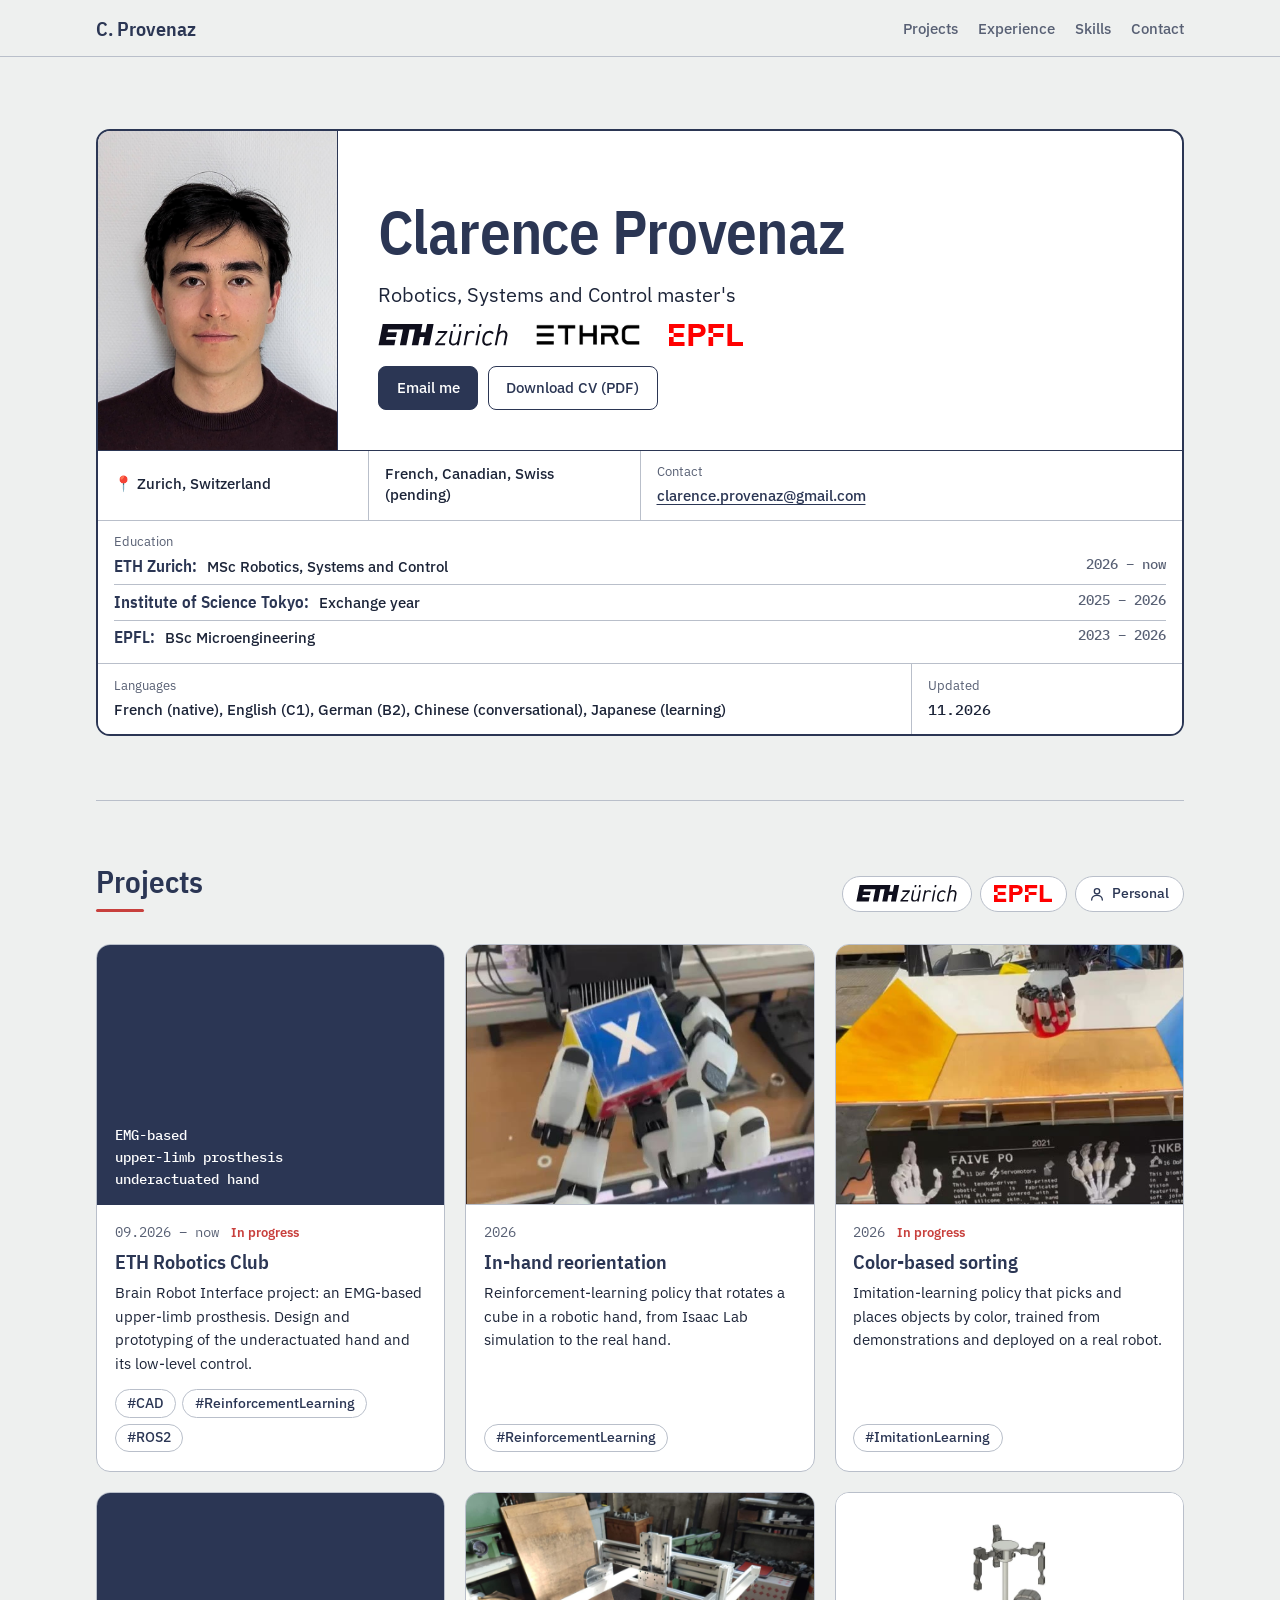
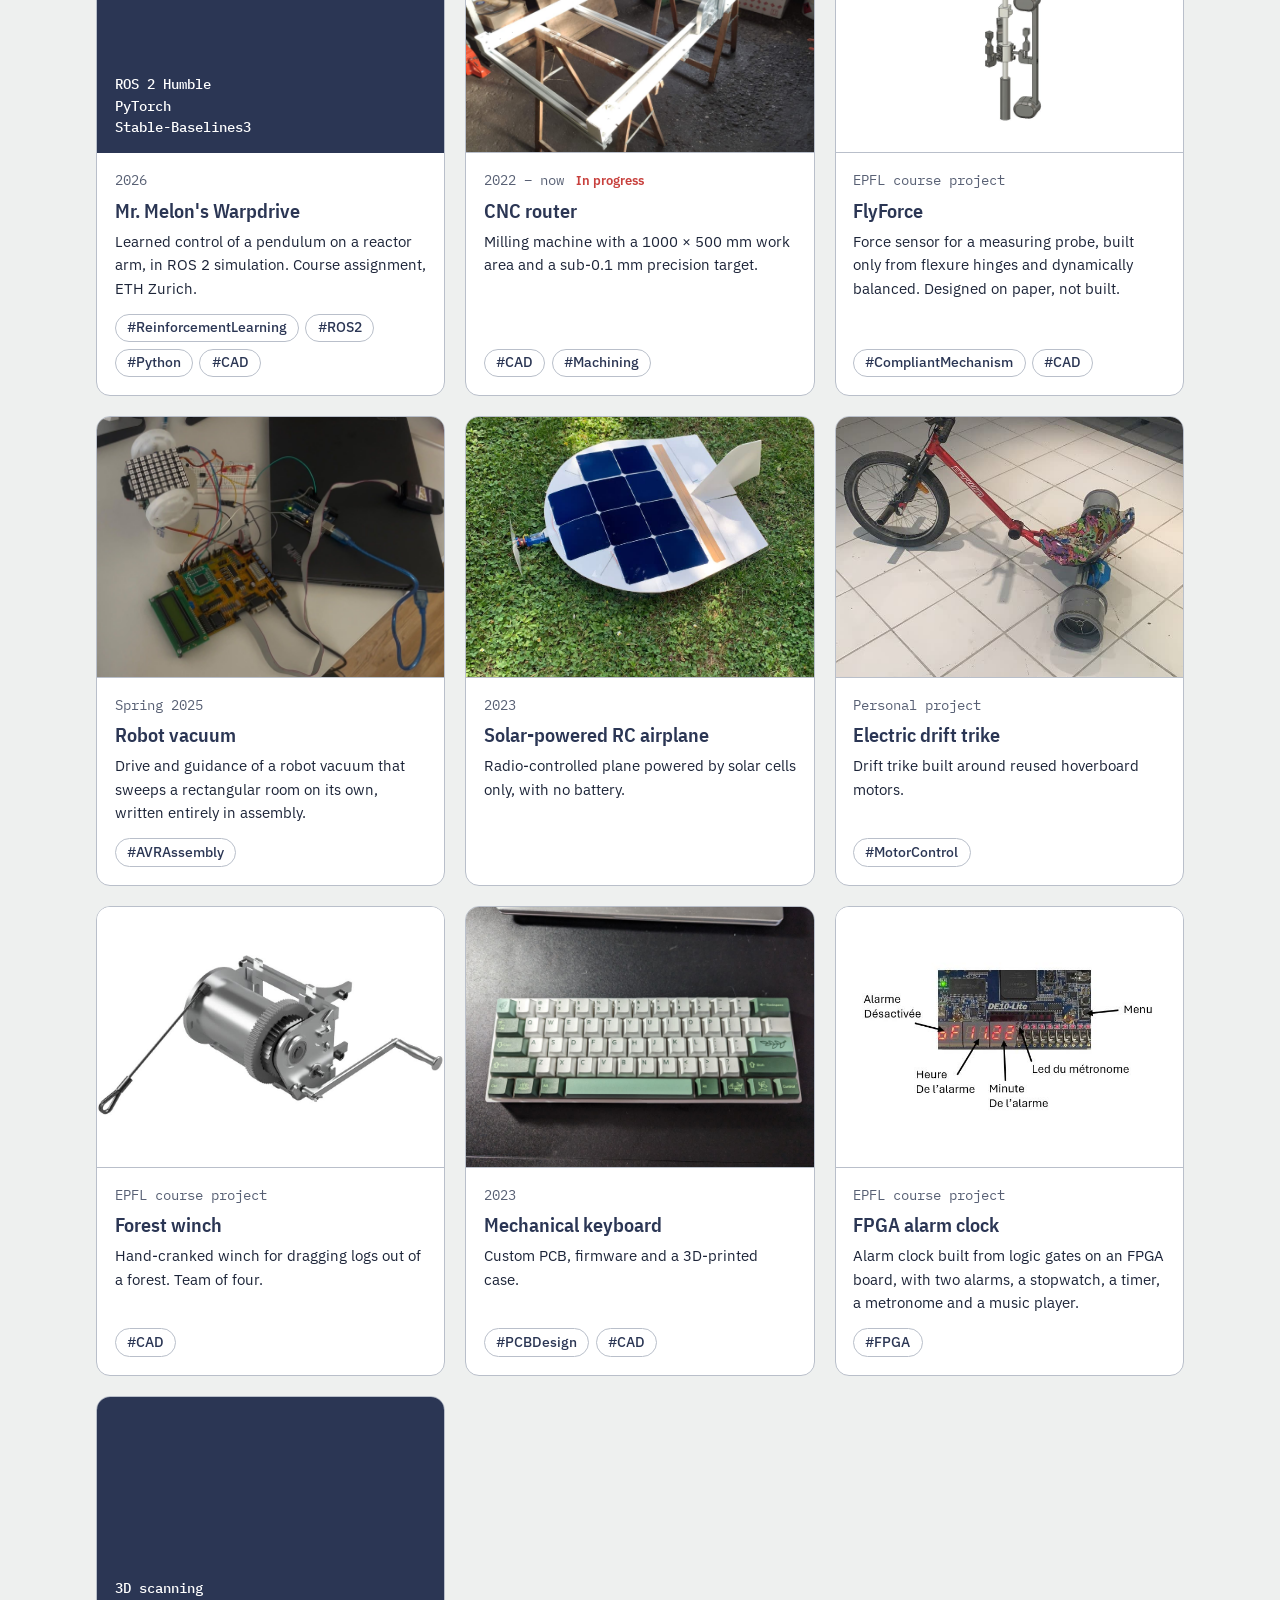
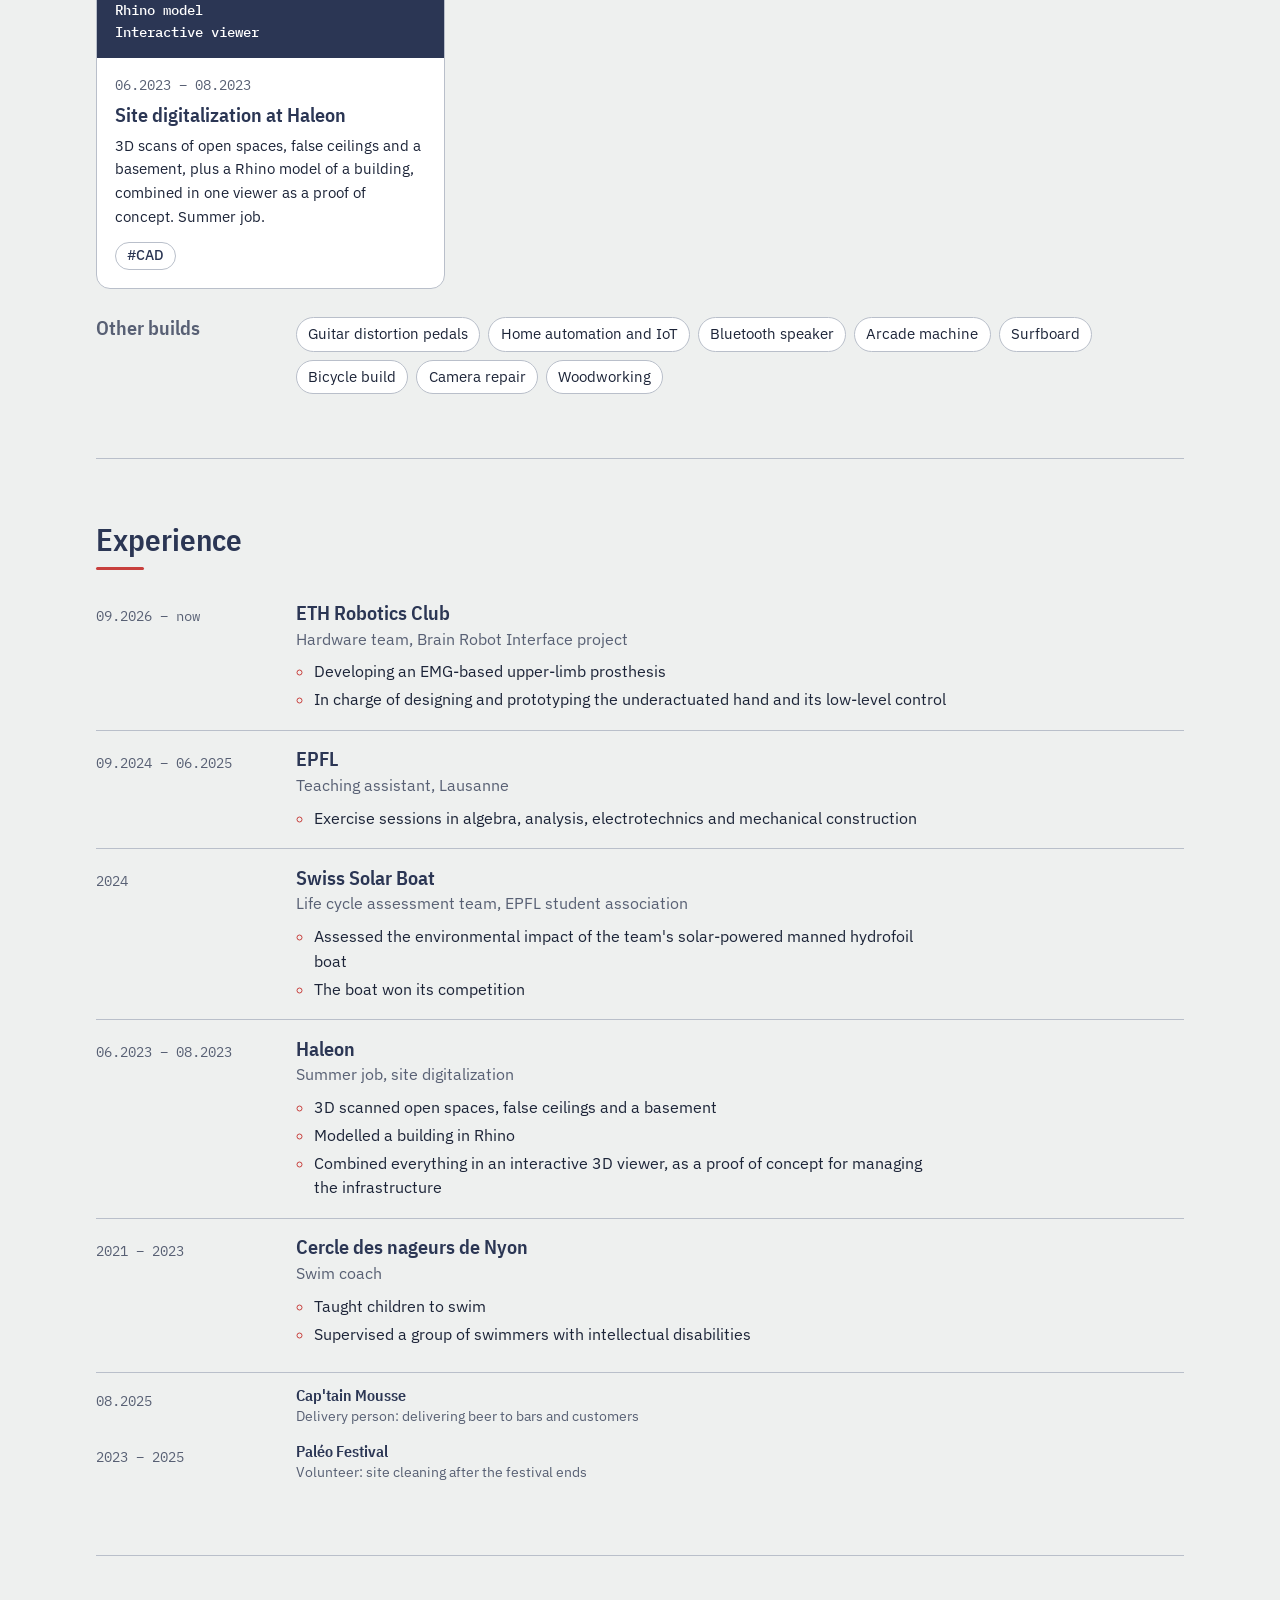
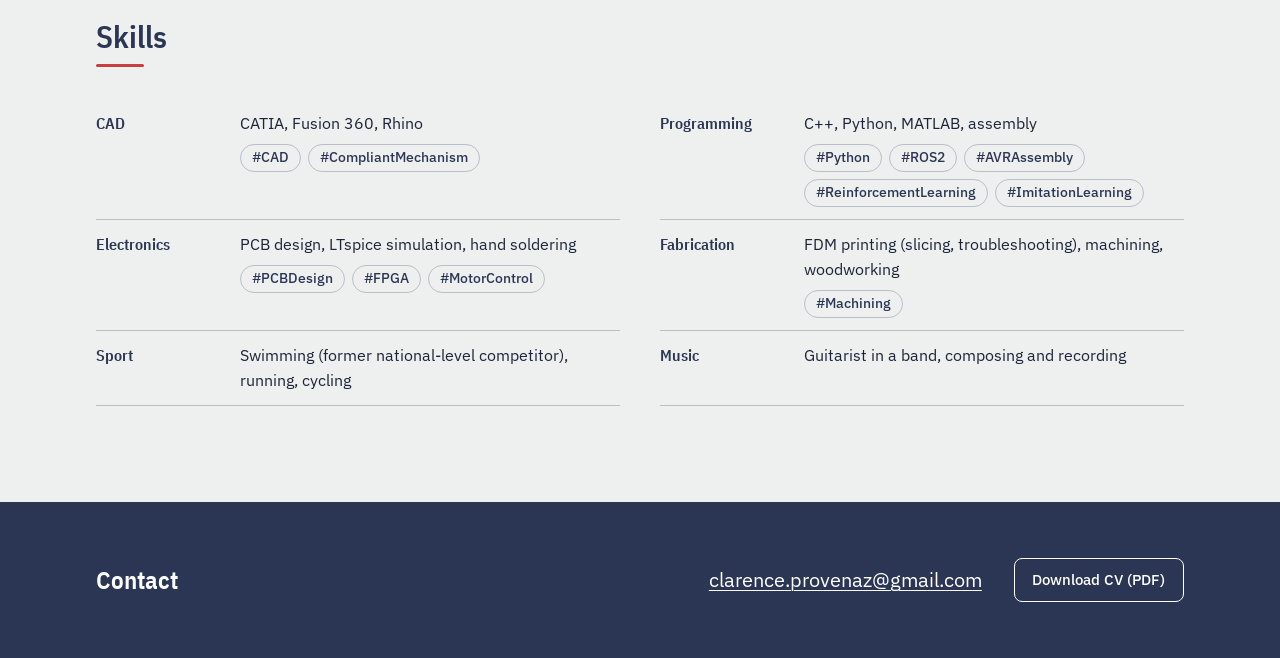
<file: index.html>
<!doctype html>
<html lang="en">
<head>
  <meta charset="utf-8">
  <meta name="viewport" content="width=device-width, initial-scale=1">
  <title>Clarence Provenaz · Microengineering, robotics</title>
  <meta name="description" content="Clarence Provenaz: EPFL microengineering graduate, MSc student in Robotics, Systems and Control at ETH Zurich. Projects, education and experience.">
  <link rel="preconnect" href="https://fonts.googleapis.com">
  <link rel="preconnect" href="https://fonts.gstatic.com" crossorigin>
  <link href="https://fonts.googleapis.com/css2?family=IBM+Plex+Mono:wght@400;500&family=IBM+Plex+Sans+Condensed:wght@500;600&family=IBM+Plex+Sans:wght@400;500;600&display=swap" rel="stylesheet">
  <link rel="stylesheet" href="styles.css?v=54">
</head>
<body>
  <a class="skip" href="#main">Skip to content</a>

  <header class="site-header">
    <div class="wrap header-row">
      <a class="wordmark" href="#top">C. Provenaz</a>
      <nav aria-label="Sections">
        <ul>
          <li><a href="#projects">Projects</a></li>
          <li><a href="#experience">Experience</a></li>
          <li><a href="#skills">Skills</a></li>
          <li><a href="#contact">Contact</a></li>
        </ul>
      </nav>
    </div>
  </header>

  <main id="main">
    <!-- Title block: the page opens like the corner of an engineering drawing -->
    <section class="wrap intro" id="top" aria-labelledby="name">
      <div class="title-block">
        <figure class="tb-photo">
          <img src="assets/photo.jpg" width="900" height="1200" alt="Portrait of Clarence Provenaz">
        </figure>

        <div class="tb-name">
          <h1 id="name">Clarence Provenaz</h1>
          <p class="role">Robotics, Systems and Control master's</p>
          <ul class="affiliations" aria-label="Affiliations">
            <li><img src="assets/logos/eth-zurich.svg" alt="ETH Zurich" width="192" height="32"></li>
            <li><img src="assets/logos/ethrc.png" alt="ETH Robotics Club" width="586" height="120"></li>
            <li><img src="assets/logos/epfl.svg" alt="EPFL" width="182" height="53"></li>
          </ul>
          <div class="actions">
            <a class="btn btn-primary" href="mailto:clarence.provenaz@gmail.com">Email me</a>
            <a class="btn btn-ghost" href="CV.pdf" download>Download CV (PDF)</a>
          </div>
        </div>

        <dl class="tb-fields">
          <div><dt class="visually-hidden">Based in</dt><dd><span aria-hidden="true">📍</span> Zurich, Switzerland</dd></div>
          <div><dt class="visually-hidden">Citizenship</dt><dd>French, Canadian, Swiss (pending)</dd></div>
          <div class="span-2"><dt>Contact</dt><dd><a href="mailto:clarence.provenaz@gmail.com">clarence.provenaz@gmail.com</a></dd></div>
          <div class="span-4"><dt>Education</dt>
            <dd>
              <ul class="edu-rows">
                <li><span class="edu-what"><strong>ETH Zurich:</strong> MSc Robotics, Systems and Control</span><span class="edu-when num">2026 – now</span></li>
                <li><span class="edu-what"><strong>Institute of Science Tokyo:</strong> Exchange year</span><span class="edu-when num">2025 – 2026</span></li>
                <li><span class="edu-what"><strong>EPFL:</strong> BSc Microengineering</span><span class="edu-when num">2023 – 2026</span></li>
              </ul>
            </dd>
          </div>
          <div class="span-3"><dt>Languages</dt><dd>French (native), English (C1), German (B2), Chinese (conversational), Japanese (learning)</dd></div>
          <div><dt>Updated</dt><dd class="num">11.2026</dd></div>
        </dl>
      </div>
    </section>

    <section class="wrap block" id="projects" aria-labelledby="projects-h">
      <div class="projects-head">
        <h2 id="projects-h">Projects</h2>
        <ul class="origins" aria-label="Filter projects by origin">
          <li><button type="button" class="origin" data-origin="eth" data-label="ETH Zurich" aria-pressed="false"><img src="assets/logos/eth-zurich.svg" alt="ETH Zurich" width="192" height="32"></button></li>
          <li><button type="button" class="origin" data-origin="epfl" data-label="EPFL" aria-pressed="false"><img src="assets/logos/epfl.svg" alt="EPFL" width="182" height="53"></button></li>
          <li><button type="button" class="origin" data-origin="personal" data-label="Personal projects" aria-pressed="false"><svg viewBox="0 0 24 24" width="16" height="16" aria-hidden="true" fill="none" stroke="currentColor" stroke-width="2" stroke-linecap="round"><circle cx="12" cy="8" r="4"/><path d="M4 21c0-4.4 3.6-7 8-7s8 2.6 8 7"/></svg>Personal</button></li>
        </ul>
      </div>
      <p class="filter-status" aria-live="polite" hidden>
        <span><span class="filter-prefix">Projects tagged</span> <strong></strong></span>
        <button type="button" class="filter-clear">Show all</button>
      </p>

      <ul class="cards">
        <li class="card" data-origin="eth" data-tags="CAD ReinforcementLearning ROS2">
          <div class="card-img card-plate" aria-hidden="true"><span>EMG-based</span><span>upper-limb prosthesis</span><span>underactuated hand</span></div>
          <div class="card-body">
            <p class="card-meta"><span class="num">09.2026 – now</span><span class="status">In progress</span></p>
            <h3><a class="card-link" href="brain-robot-interface.html">ETH Robotics Club</a></h3>
            <p class="card-sum">Brain Robot Interface project: an EMG-based upper-limb prosthesis. Design and prototyping of the underactuated hand and its low-level control.</p>
            <ul class="tags" aria-label="Skills used">
            <li><button type="button" class="tag" data-tag="CAD">#CAD</button></li>
            <li><button type="button" class="tag" data-tag="ReinforcementLearning">#ReinforcementLearning</button></li>
            <li><button type="button" class="tag" data-tag="ROS2">#ROS2</button></li>
            </ul>
          </div>
        </li>
        <li class="card" data-origin="eth" data-tags="ReinforcementLearning">
          <img class="card-img" src="assets/projects/in-hand-reorientation.jpg" alt="" width="555" height="874" loading="lazy" style="object-position:50% 60%">
          <div class="card-body">
            <p class="card-meta"><span class="num">2026</span></p>
            <h3><a class="card-link" href="in-hand-reorientation.html">In-hand reorientation</a></h3>
            <p class="card-sum">Reinforcement-learning policy that rotates a cube in a robotic hand, from Isaac Lab simulation to the real hand.</p>
            <ul class="tags" aria-label="Skills used">
            <li><button type="button" class="tag" data-tag="ReinforcementLearning">#ReinforcementLearning</button></li>
            </ul>
          </div>
        </li>
        <li class="card" data-origin="eth" data-tags="ImitationLearning">
          <img class="card-img" src="assets/projects/color-based-sorting.jpg" alt="" width="897" height="412" loading="lazy" style="object-position:55% 50%">
          <div class="card-body">
            <p class="card-meta"><span class="num">2026</span><span class="status">In progress</span></p>
            <h3><a class="card-link" href="color-based-sorting.html">Color-based sorting</a></h3>
            <p class="card-sum">Imitation-learning policy that picks and places objects by color, trained from demonstrations and deployed on a real robot.</p>
            <ul class="tags" aria-label="Skills used">
            <li><button type="button" class="tag" data-tag="ImitationLearning">#ImitationLearning</button></li>
            </ul>
          </div>
        </li>
        <li class="card" data-origin="eth" data-tags="ReinforcementLearning ROS2 Python CAD">
          <div class="card-img card-plate" aria-hidden="true"><span>ROS 2 Humble</span><span>PyTorch</span><span>Stable-Baselines3</span></div>
          <div class="card-body">
            <p class="card-meta"><span class="num">2026</span></p>
            <h3><a class="card-link" href="warpdrive.html">Mr. Melon's Warpdrive</a></h3>
            <p class="card-sum">Learned control of a pendulum on a reactor arm, in ROS 2 simulation. Course assignment, ETH Zurich.</p>
            <ul class="tags" aria-label="Skills used">
            <li><button type="button" class="tag" data-tag="ReinforcementLearning">#ReinforcementLearning</button></li>
            <li><button type="button" class="tag" data-tag="ROS2">#ROS2</button></li>
            <li><button type="button" class="tag" data-tag="Python">#Python</button></li>
            <li><button type="button" class="tag" data-tag="CAD">#CAD</button></li>
            </ul>
          </div>
        </li>
        <li class="card" data-origin="personal" data-tags="CAD Machining">
          <img class="card-img" src="assets/projects/cnc-frame.jpg" alt="" width="1600" height="1200" loading="lazy" style="object-position:50% 50%">
          <div class="card-body">
            <p class="card-meta"><span class="num">2022 – now</span><span class="status">In progress</span></p>
            <h3><a class="card-link" href="cnc-router.html">CNC router</a></h3>
            <p class="card-sum">Milling machine with a 1000 × 500 mm work area and a sub-0.1 mm precision target.</p>
            <ul class="tags" aria-label="Skills used">
            <li><button type="button" class="tag" data-tag="CAD">#CAD</button></li>
            <li><button type="button" class="tag" data-tag="Machining">#Machining</button></li>
            </ul>
          </div>
        </li>
        <li class="card" data-origin="epfl" data-tags="CompliantMechanism CAD">
          <img class="card-img" src="assets/projects/flyforce-cover.jpg" alt="" width="1600" height="1000" loading="lazy" style="object-fit:contain;background:#fff">
          <div class="card-body">
            <p class="card-meta"><span class="num">EPFL course project</span></p>
            <h3><a class="card-link" href="flyforce.html">FlyForce</a></h3>
            <p class="card-sum">Force sensor for a measuring probe, built only from flexure hinges and dynamically balanced. Designed on paper, not built.</p>
            <ul class="tags" aria-label="Skills used">
            <li><button type="button" class="tag" data-tag="CompliantMechanism">#CompliantMechanism</button></li>
            <li><button type="button" class="tag" data-tag="CAD">#CAD</button></li>
            </ul>
          </div>
        </li>
        <li class="card" data-origin="epfl" data-tags="AVRAssembly">
          <img class="card-img" src="assets/projects/vacuum-prototype.jpg" alt="" width="1417" height="1206" loading="lazy" style="object-position:50% 50%">
          <div class="card-body">
            <p class="card-meta"><span class="num">Spring 2025</span></p>
            <h3><a class="card-link" href="vacuum-robot.html">Robot vacuum</a></h3>
            <p class="card-sum">Drive and guidance of a robot vacuum that sweeps a rectangular room on its own, written entirely in assembly.</p>
            <ul class="tags" aria-label="Skills used">
            <li><button type="button" class="tag" data-tag="AVRAssembly">#AVRAssembly</button></li>
            </ul>
          </div>
        </li>
        <li class="card" data-origin="personal" data-tags="">
          <img class="card-img" src="assets/projects/solar-plane.jpg" alt="" width="900" height="1200" loading="lazy" style="object-position:50% 55%">
          <div class="card-body">
            <p class="card-meta"><span class="num">2023</span></p>
            <h3><a class="card-link" href="solar-airplane.html">Solar-powered RC airplane</a></h3>
            <p class="card-sum">Radio-controlled plane powered by solar cells only, with no battery.</p>
          </div>
        </li>
        <li class="card" data-origin="personal" data-tags="MotorControl">
          <img class="card-img" src="assets/projects/drift-kart.jpg" alt="" width="675" height="1200" loading="lazy" style="object-position:50% 60%">
          <div class="card-body">
            <p class="card-meta"><span class="num">Personal project</span></p>
            <h3><a class="card-link" href="drift-trike.html">Electric drift trike</a></h3>
            <p class="card-sum">Drift trike built around reused hoverboard motors.</p>
            <ul class="tags" aria-label="Skills used">
            <li><button type="button" class="tag" data-tag="MotorControl">#MotorControl</button></li>
            </ul>
          </div>
        </li>
        <li class="card" data-origin="epfl" data-tags="CAD">
          <img class="card-img" src="assets/projects/forest-winch.jpg" alt="" width="939" height="459" loading="lazy" style="object-fit:contain;background:#fff">
          <div class="card-body">
            <p class="card-meta"><span class="num">EPFL course project</span></p>
            <h3><a class="card-link" href="forest-winch.html">Forest winch</a></h3>
            <p class="card-sum">Hand-cranked winch for dragging logs out of a forest. Team of four.</p>
            <ul class="tags" aria-label="Skills used">
            <li><button type="button" class="tag" data-tag="CAD">#CAD</button></li>
            </ul>
          </div>
        </li>
        <li class="card" data-origin="personal" data-tags="PCBDesign CAD">
          <img class="card-img" src="assets/projects/keyboard.jpg" alt="" width="1600" height="1204" loading="lazy" style="object-position:50% 50%">
          <div class="card-body">
            <p class="card-meta"><span class="num">2023</span></p>
            <h3><a class="card-link" href="mechanical-keyboard.html">Mechanical keyboard</a></h3>
            <p class="card-sum">Custom PCB, firmware and a 3D-printed case.</p>
            <ul class="tags" aria-label="Skills used">
            <li><button type="button" class="tag" data-tag="PCBDesign">#PCBDesign</button></li>
            <li><button type="button" class="tag" data-tag="CAD">#CAD</button></li>
            </ul>
          </div>
        </li>
        <li class="card" data-origin="epfl" data-tags="FPGA">
          <img class="card-img" src="assets/projects/alarm-clock-cover.jpg" alt="" width="640" height="400" loading="lazy" style="object-fit:contain;background:#fff">
          <div class="card-body">
            <p class="card-meta"><span class="num">EPFL course project</span></p>
            <h3><a class="card-link" href="fpga-alarm-clock.html">FPGA alarm clock</a></h3>
            <p class="card-sum">Alarm clock built from logic gates on an FPGA board, with two alarms, a stopwatch, a timer, a metronome and a music player.</p>
            <ul class="tags" aria-label="Skills used">
            <li><button type="button" class="tag" data-tag="FPGA">#FPGA</button></li>
            </ul>
          </div>
        </li>
        <li class="card" data-origin="personal" data-tags="CAD">
          <div class="card-img card-plate" aria-hidden="true"><span>3D scanning</span><span>Rhino model</span><span>Interactive viewer</span></div>
          <div class="card-body">
            <p class="card-meta"><span class="num">06.2023 – 08.2023</span></p>
            <h3><a class="card-link" href="haleon-site-digitalization.html">Site digitalization at Haleon</a></h3>
            <p class="card-sum">3D scans of open spaces, false ceilings and a basement, plus a Rhino model of a building, combined in one viewer as a proof of concept. Summer job.</p>
            <ul class="tags" aria-label="Skills used">
            <li><button type="button" class="tag" data-tag="CAD">#CAD</button></li>
            </ul>
          </div>
        </li>
      </ul>

      <div class="other-builds">
        <h3>Other builds</h3>
        <ul class="build-list">
          <li>Guitar distortion pedals</li>
          <li>Home automation and IoT</li>
          <li>Bluetooth speaker</li>
          <li>Arcade machine</li>
          <li>Surfboard</li>
          <li>Bicycle build</li>
          <li>Camera repair</li>
          <li>Woodworking</li>
        </ul>
      </div>
    </section>

    <section class="wrap block" id="experience" aria-labelledby="experience-h">
      <h2 id="experience-h">Experience</h2>
      <ol class="rows">
        <li>
          <p class="when num">09.2026 – now</p>
          <div>
            <h3>ETH Robotics Club</h3>
            <p class="where">Hardware team, Brain Robot Interface project</p>
            <ul class="facts">
              <li>Developing an EMG-based upper-limb prosthesis</li>
              <li>In charge of designing and prototyping the underactuated hand and its low-level control</li>
            </ul>
          </div>
        </li>
        <li>
          <p class="when num">09.2024 – 06.2025</p>
          <div>
            <h3>EPFL</h3>
            <p class="where">Teaching assistant, Lausanne</p>
            <ul class="facts">
              <li>Exercise sessions in algebra, analysis, electrotechnics and mechanical construction</li>
            </ul>
          </div>
        </li>
        <li>
          <p class="when num">2024</p>
          <div>
            <h3>Swiss Solar Boat</h3>
            <p class="where">Life cycle assessment team, EPFL student association</p>
            <ul class="facts">
              <li>Assessed the environmental impact of the team's solar-powered manned hydrofoil boat</li>
              <li>The boat won its competition</li>
            </ul>
          </div>
        </li>
        <li>
          <p class="when num">06.2023 – 08.2023</p>
          <div>
            <h3>Haleon</h3>
            <p class="where">Summer job, site digitalization</p>
            <ul class="facts">
              <li>3D scanned open spaces, false ceilings and a basement</li>
              <li>Modelled a building in Rhino</li>
              <li>Combined everything in an interactive 3D viewer, as a proof of concept for managing the infrastructure</li>
            </ul>
          </div>
        </li>
        <li>
          <p class="when num">2021 – 2023</p>
          <div>
            <h3>Cercle des nageurs de Nyon</h3>
            <p class="where">Swim coach</p>
            <ul class="facts">
              <li>Taught children to swim</li>
              <li>Supervised a group of swimmers with intellectual disabilities</li>
            </ul>
          </div>
        </li>
      </ol>

      <ol class="rows rows-minor" aria-label="Other work and volunteering">
        <li>
          <p class="when num">08.2025</p>
          <div>
            <h3>Cap'tain Mousse</h3>
            <p class="where">Delivery person: delivering beer to bars and customers</p>
          </div>
        </li>
        <li>
          <p class="when num">2023 – 2025</p>
          <div>
            <h3>Paléo Festival</h3>
            <p class="where">Volunteer: site cleaning after the festival ends</p>
          </div>
        </li>
      </ol>
    </section>

    <section class="wrap block" id="skills" aria-labelledby="skills-h">
      <h2 id="skills-h">Skills</h2>
      <dl class="skills">
        <div><dt>CAD</dt><dd>CATIA, Fusion 360, Rhino<ul class="tags" aria-label="Show related projects"><li><button type="button" class="tag" data-tag="CAD">#CAD</button></li><li><button type="button" class="tag" data-tag="CompliantMechanism">#CompliantMechanism</button></li></ul></dd></div>
        <div><dt>Programming</dt><dd>C++, Python, MATLAB, assembly<ul class="tags" aria-label="Show related projects"><li><button type="button" class="tag" data-tag="Python">#Python</button></li><li><button type="button" class="tag" data-tag="ROS2">#ROS2</button></li><li><button type="button" class="tag" data-tag="AVRAssembly">#AVRAssembly</button></li><li><button type="button" class="tag" data-tag="ReinforcementLearning">#ReinforcementLearning</button></li><li><button type="button" class="tag" data-tag="ImitationLearning">#ImitationLearning</button></li></ul></dd></div>
        <div><dt>Electronics</dt><dd>PCB design, LTspice simulation, hand soldering<ul class="tags" aria-label="Show related projects"><li><button type="button" class="tag" data-tag="PCBDesign">#PCBDesign</button></li><li><button type="button" class="tag" data-tag="FPGA">#FPGA</button></li><li><button type="button" class="tag" data-tag="MotorControl">#MotorControl</button></li></ul></dd></div>
        <div><dt>Fabrication</dt><dd>FDM printing (slicing, troubleshooting), machining, woodworking<ul class="tags" aria-label="Show related projects"><li><button type="button" class="tag" data-tag="Machining">#Machining</button></li></ul></dd></div>
        <div><dt>Sport</dt><dd>Swimming (former national-level competitor), running, cycling</dd></div>
        <div><dt>Music</dt><dd>Guitarist in a band, composing and recording</dd></div>
      </dl>
    </section>
  </main>

  <footer class="site-footer" id="contact">
    <div class="wrap footer-row">
      <h2>Contact</h2>
      <a class="mail" href="mailto:clarence.provenaz@gmail.com">clarence.provenaz@gmail.com</a>
      <a class="btn btn-ghost-inv" href="CV.pdf" download>Download CV (PDF)</a>
    </div>
  </footer>
  <script src="projects.js?v=54"></script>
</body>
</html>
</file>
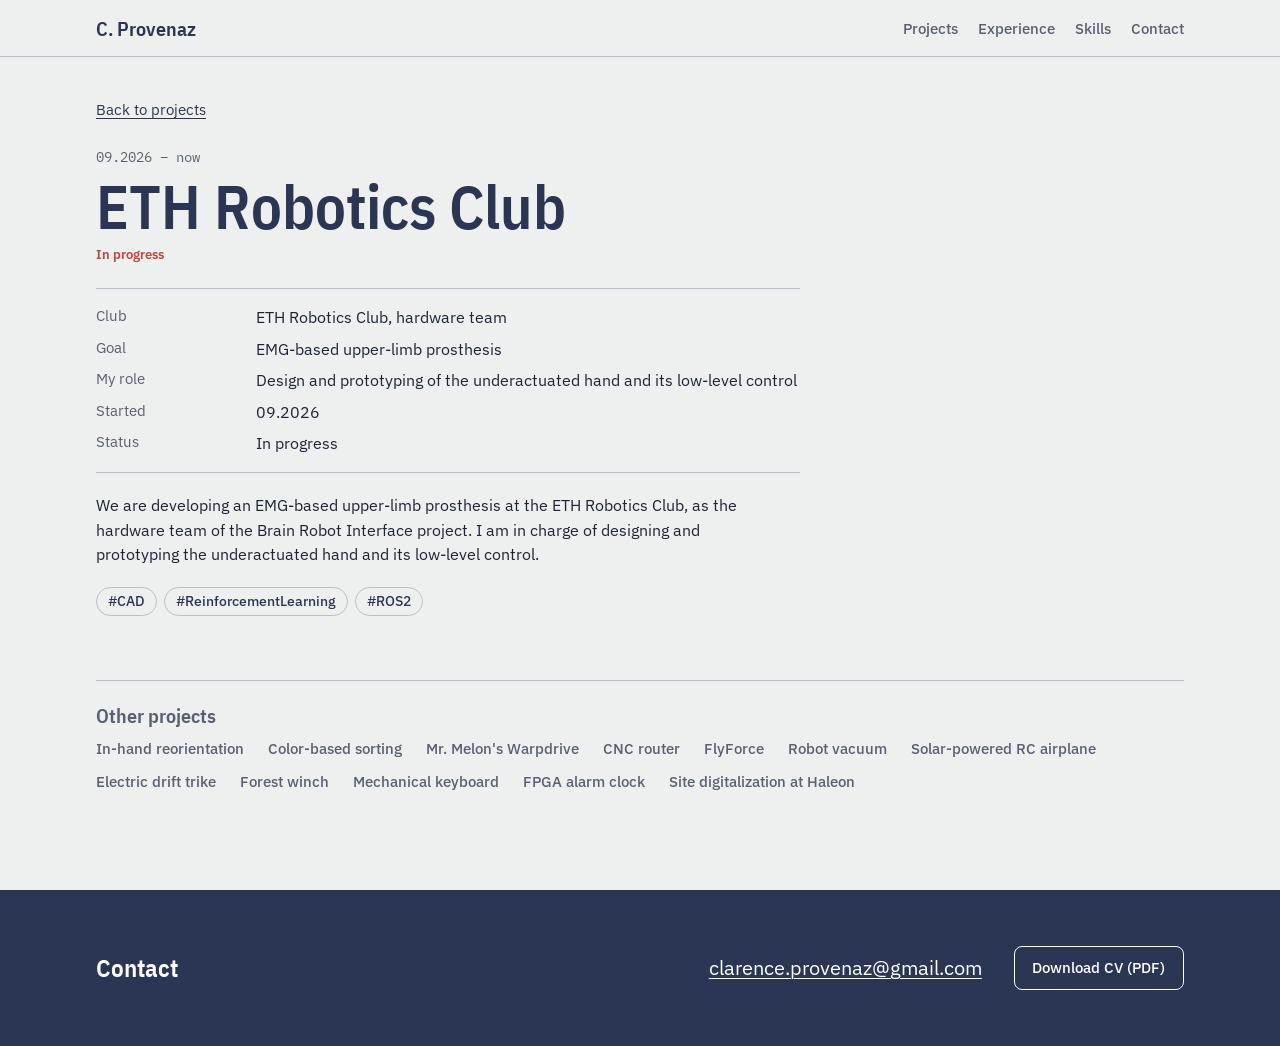
<file: brain-robot-interface.html>
<!doctype html>
<html lang="en">
<head>
  <meta charset="utf-8">
  <meta name="viewport" content="width=device-width, initial-scale=1">
  <title>ETH Robotics Club · Clarence Provenaz</title>
  <meta name="description" content="Brain Robot Interface: development of an EMG-based upper-limb prosthesis at the ETH Robotics Club. I design and prototype the underactuated hand and its low-level control.">
  <link rel="preconnect" href="https://fonts.googleapis.com">
  <link rel="preconnect" href="https://fonts.gstatic.com" crossorigin>
  <link href="https://fonts.googleapis.com/css2?family=IBM+Plex+Mono:wght@400;500&family=IBM+Plex+Sans+Condensed:wght@500;600&family=IBM+Plex+Sans:wght@400;500;600&display=swap" rel="stylesheet">
  <link rel="stylesheet" href="styles.css?v=49">
</head>
<body>
  <a class="skip" href="#main">Skip to content</a>

  <header class="site-header">
    <div class="wrap header-row">
      <a class="wordmark" href="index.html">C. Provenaz</a>
      <nav aria-label="Sections">
        <ul>
          <li><a href="index.html#projects">Projects</a></li>
          <li><a href="index.html#experience">Experience</a></li>
          <li><a href="index.html#skills">Skills</a></li>
          <li><a href="index.html#contact">Contact</a></li>
        </ul>
      </nav>
    </div>
  </header>

  <main id="main" class="wrap detail">
    <a class="back" href="index.html#projects">Back to projects</a>

    <header class="detail-head">
      <p class="card-meta"><span class="num">09.2026 – now</span></p>
      <h1>ETH Robotics Club</h1>
      <p class="status">In progress</p>
      
    </header>

    <dl class="specs detail-specs">
          <div><dt>Club</dt><dd>ETH Robotics Club, hardware team</dd></div>
          <div><dt>Goal</dt><dd>EMG-based upper-limb prosthesis</dd></div>
          <div><dt>My role</dt><dd>Design and prototyping of the underactuated hand and its low-level control</dd></div>
          <div><dt>Started</dt><dd>09.2026</dd></div>
          <div><dt>Status</dt><dd>In progress</dd></div>
    </dl>

    <div class="detail-text">
      <p>We are developing an EMG-based upper-limb prosthesis at the ETH Robotics Club, as the hardware team of the Brain Robot Interface project. I am in charge of designing and prototyping the underactuated hand and its low-level control.</p>
    </div>


    <ul class="tags tags-static" aria-label="Skills used"><li><span class="tag-static">#CAD</span></li><li><span class="tag-static">#ReinforcementLearning</span></li><li><span class="tag-static">#ROS2</span></li></ul>

    <nav class="more" aria-label="Other projects">
      <h2>Other projects</h2>
      <ul><li><a href="in-hand-reorientation.html">In-hand reorientation</a></li><li><a href="color-based-sorting.html">Color-based sorting</a></li><li><a href="warpdrive.html">Mr. Melon's Warpdrive</a></li><li><a href="cnc-router.html">CNC router</a></li><li><a href="flyforce.html">FlyForce</a></li><li><a href="vacuum-robot.html">Robot vacuum</a></li><li><a href="solar-airplane.html">Solar-powered RC airplane</a></li><li><a href="drift-trike.html">Electric drift trike</a></li><li><a href="forest-winch.html">Forest winch</a></li><li><a href="mechanical-keyboard.html">Mechanical keyboard</a></li><li><a href="fpga-alarm-clock.html">FPGA alarm clock</a></li><li><a href="haleon-site-digitalization.html">Site digitalization at Haleon</a></li></ul>
    </nav>
  </main>

  <footer class="site-footer" id="contact">
    <div class="wrap footer-row">
      <h2>Contact</h2>
      <a class="mail" href="mailto:clarence.provenaz@gmail.com">clarence.provenaz@gmail.com</a>
      <a class="btn btn-ghost-inv" href="CV.pdf" download>Download CV (PDF)</a>
    </div>
  </footer>
</body>
</html>
</file>
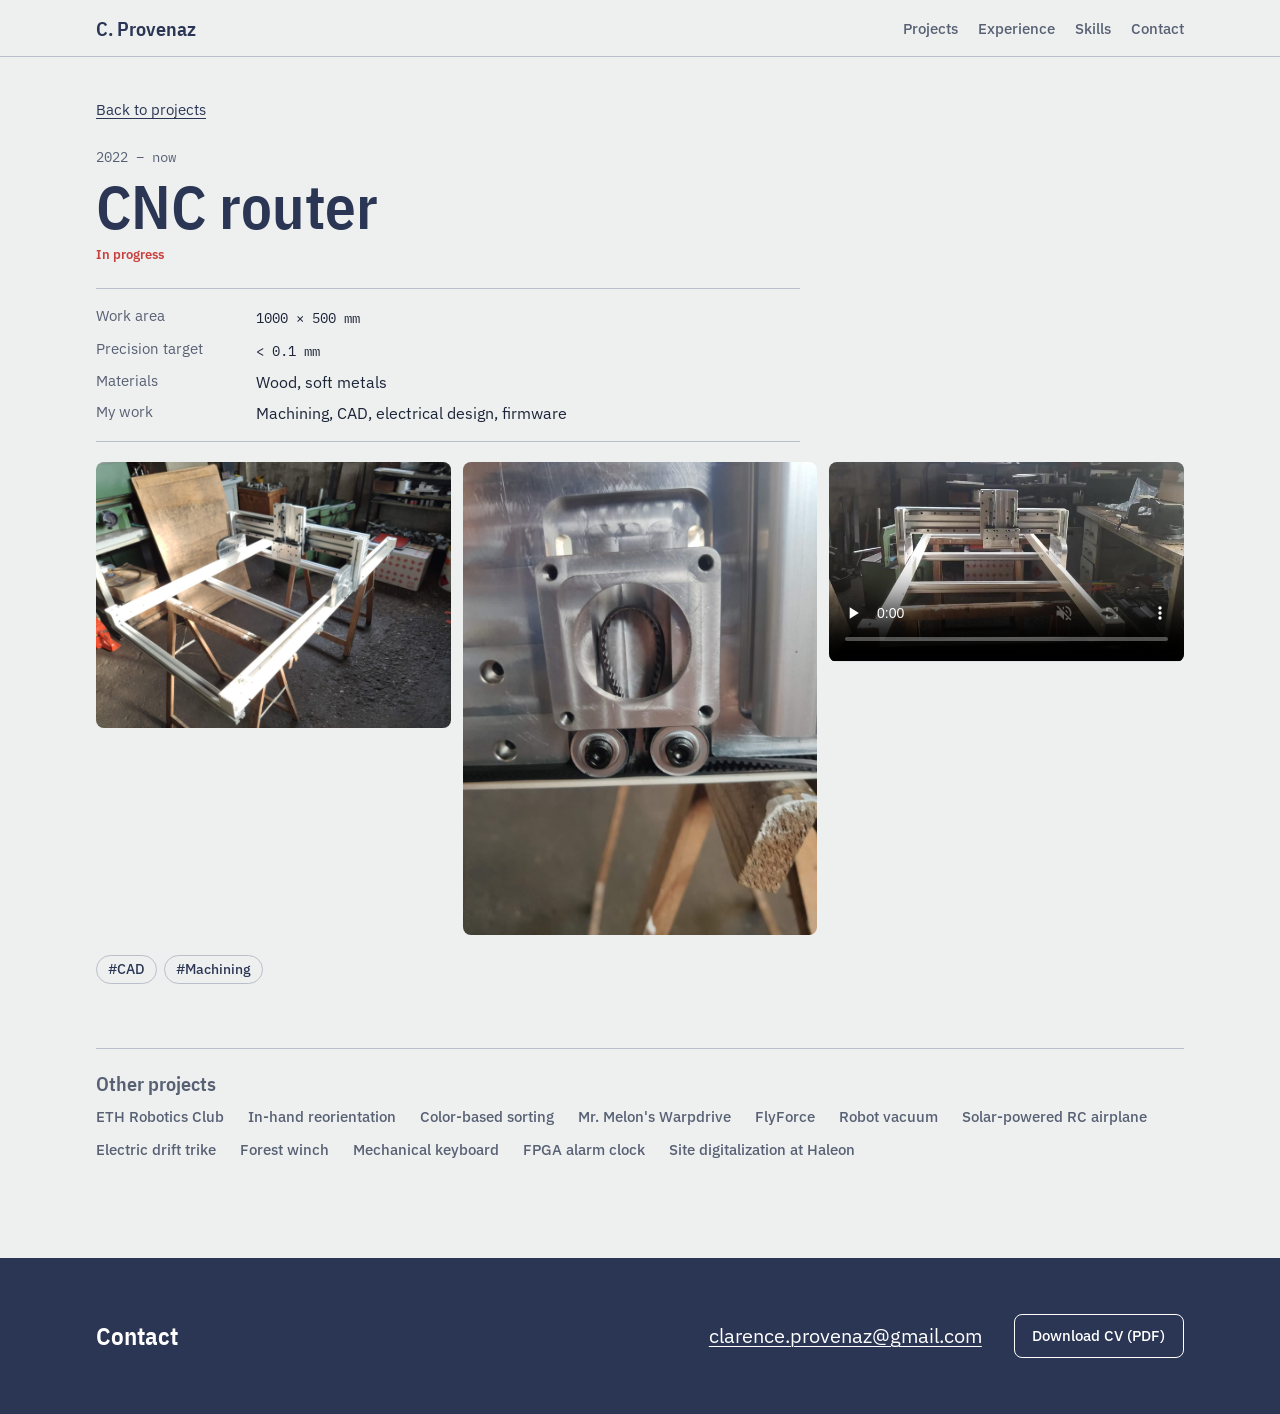
<file: cnc-router.html>
<!doctype html>
<html lang="en">
<head>
  <meta charset="utf-8">
  <meta name="viewport" content="width=device-width, initial-scale=1">
  <title>CNC router · Clarence Provenaz</title>
  <meta name="description" content="CNC router: Milling machine with a 1000 × 500 mm work area and a sub-0.1 mm precision target.">
  <link rel="preconnect" href="https://fonts.googleapis.com">
  <link rel="preconnect" href="https://fonts.gstatic.com" crossorigin>
  <link href="https://fonts.googleapis.com/css2?family=IBM+Plex+Mono:wght@400;500&family=IBM+Plex+Sans+Condensed:wght@500;600&family=IBM+Plex+Sans:wght@400;500;600&display=swap" rel="stylesheet">
  <link rel="stylesheet" href="styles.css?v=48">
</head>
<body>
  <a class="skip" href="#main">Skip to content</a>

  <header class="site-header">
    <div class="wrap header-row">
      <a class="wordmark" href="index.html">C. Provenaz</a>
      <nav aria-label="Sections">
        <ul>
          <li><a href="index.html#projects">Projects</a></li>
          <li><a href="index.html#experience">Experience</a></li>
          <li><a href="index.html#skills">Skills</a></li>
          <li><a href="index.html#contact">Contact</a></li>
        </ul>
      </nav>
    </div>
  </header>

  <main id="main" class="wrap detail">
    <a class="back" href="index.html#projects">Back to projects</a>

    <header class="detail-head">
      <p class="card-meta"><span class="num">2022 – now</span></p>
      <h1>CNC router</h1>
      <p class="status">In progress</p>
    </header>

    <dl class="specs detail-specs">
          <div><dt>Work area</dt><dd><span class="num">1000 × 500 mm</span></dd></div>
          <div><dt>Precision target</dt><dd><span class="num">&lt; 0.1 mm</span></dd></div>
          <div><dt>Materials</dt><dd>Wood, soft metals</dd></div>
          <div><dt>My work</dt><dd>Machining, CAD, electrical design, firmware</dd></div>
    </dl>


    <section aria-labelledby="media-h" class="detail-media">
      <h2 id="media-h" class="visually-hidden">Photos and videos</h2>
      <div class="media-grid">
        <a href="assets/projects/cnc-frame.jpg"><img src="assets/projects/cnc-frame.jpg" width="1600" height="1200" alt="CNC router frame: aluminium rails and gantry on trestles in a workshop" loading="lazy"></a>
        <a href="assets/projects/cnc-motor-mount.jpg"><img src="assets/projects/cnc-motor-mount.jpg" width="900" height="1200" alt="Machined aluminium motor mount with belt drive and idler pulleys" loading="lazy"></a>
        <video src="assets/projects/cnc-gantry.mp4" poster="assets/projects/cnc-gantry-poster.jpg" width="1280" height="720" controls muted playsinline preload="none" aria-label="Video: moving the CNC gantry along its rails"></video>
      </div>
    </section>

    <ul class="tags tags-static" aria-label="Skills used"><li><span class="tag-static">#CAD</span></li><li><span class="tag-static">#Machining</span></li></ul>

    <nav class="more" aria-label="Other projects">
      <h2>Other projects</h2>
      <ul><li><a href="brain-robot-interface.html">ETH Robotics Club</a></li><li><a href="in-hand-reorientation.html">In-hand reorientation</a></li><li><a href="color-based-sorting.html">Color-based sorting</a></li><li><a href="warpdrive.html">Mr. Melon's Warpdrive</a></li><li><a href="flyforce.html">FlyForce</a></li><li><a href="vacuum-robot.html">Robot vacuum</a></li><li><a href="solar-airplane.html">Solar-powered RC airplane</a></li><li><a href="drift-trike.html">Electric drift trike</a></li><li><a href="forest-winch.html">Forest winch</a></li><li><a href="mechanical-keyboard.html">Mechanical keyboard</a></li><li><a href="fpga-alarm-clock.html">FPGA alarm clock</a></li><li><a href="haleon-site-digitalization.html">Site digitalization at Haleon</a></li></ul>
    </nav>
  </main>

  <footer class="site-footer" id="contact">
    <div class="wrap footer-row">
      <h2>Contact</h2>
      <a class="mail" href="mailto:clarence.provenaz@gmail.com">clarence.provenaz@gmail.com</a>
      <a class="btn btn-ghost-inv" href="CV.pdf" download>Download CV (PDF)</a>
    </div>
  </footer>
</body>
</html>
</file>
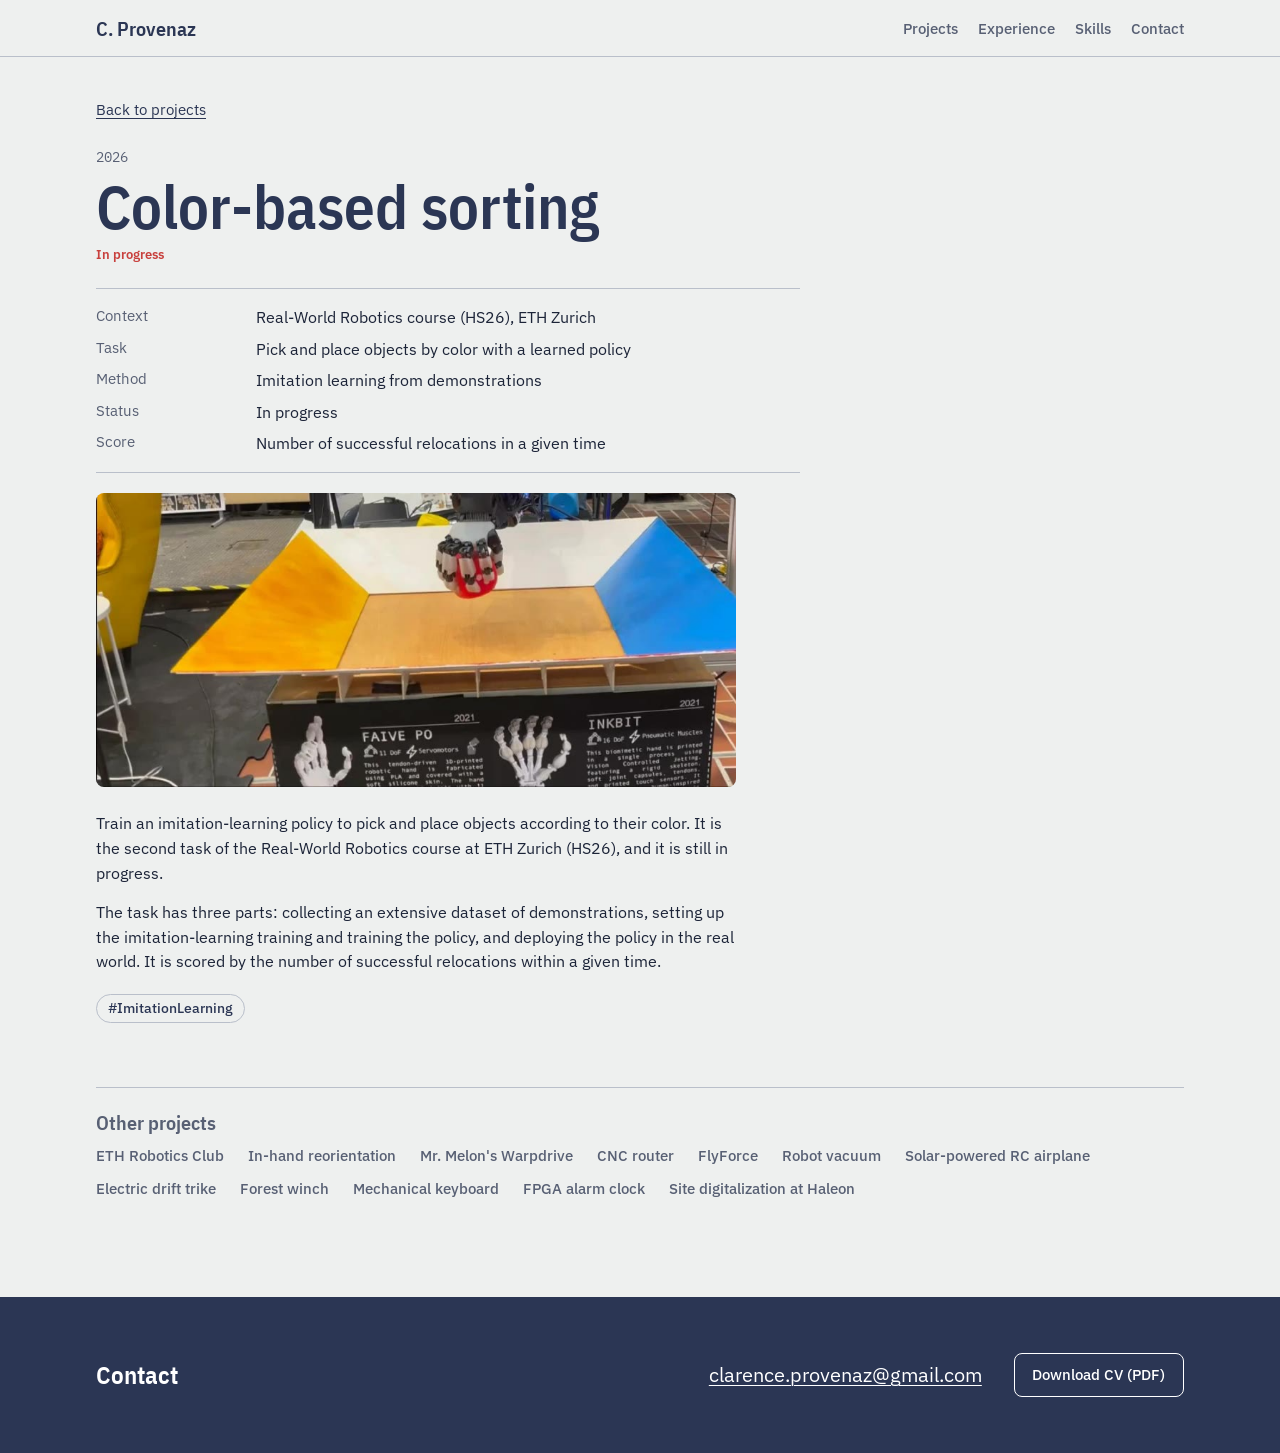
<file: color-based-sorting.html>
<!doctype html>
<html lang="en">
<head>
  <meta charset="utf-8">
  <meta name="viewport" content="width=device-width, initial-scale=1">
  <title>Color-based sorting · Clarence Provenaz</title>
  <meta name="description" content="Color-based sorting: an imitation-learning policy that picks and places objects by color, trained from demonstrations and deployed on a real robot. Real-World Robotics course, ETH Zurich. In progress.">
  <link rel="preconnect" href="https://fonts.googleapis.com">
  <link rel="preconnect" href="https://fonts.gstatic.com" crossorigin>
  <link href="https://fonts.googleapis.com/css2?family=IBM+Plex+Mono:wght@400;500&family=IBM+Plex+Sans+Condensed:wght@500;600&family=IBM+Plex+Sans:wght@400;500;600&display=swap" rel="stylesheet">
  <link rel="stylesheet" href="styles.css?v=48">
</head>
<body>
  <a class="skip" href="#main">Skip to content</a>

  <header class="site-header">
    <div class="wrap header-row">
      <a class="wordmark" href="index.html">C. Provenaz</a>
      <nav aria-label="Sections">
        <ul>
          <li><a href="index.html#projects">Projects</a></li>
          <li><a href="index.html#experience">Experience</a></li>
          <li><a href="index.html#skills">Skills</a></li>
          <li><a href="index.html#contact">Contact</a></li>
        </ul>
      </nav>
    </div>
  </header>

  <main id="main" class="wrap detail">
    <a class="back" href="index.html#projects">Back to projects</a>

    <header class="detail-head">
      <p class="card-meta"><span class="num">2026</span></p>
      <h1>Color-based sorting</h1>
      <p class="status">In progress</p>
      
    </header>

    <dl class="specs detail-specs">
          <div><dt>Context</dt><dd>Real-World Robotics course (HS26), ETH Zurich</dd></div>
          <div><dt>Task</dt><dd>Pick and place objects by color with a learned policy</dd></div>
          <div><dt>Method</dt><dd>Imitation learning from demonstrations</dd></div>
          <div><dt>Status</dt><dd>In progress</dd></div>
          <div><dt>Score</dt><dd>Number of successful relocations in a given time</dd></div>
    </dl>

    <section aria-labelledby="media-h" class="detail-media">
      <h2 id="media-h" class="visually-hidden">Images</h2>
      <div class="media-grid">
        <a href="assets/projects/color-based-sorting.jpg"><img src="assets/projects/color-based-sorting.jpg" width="897" height="412" alt="Robot arm with a hand above a table with yellow and blue sorting zones" loading="lazy"></a>
      </div>
    </section>

    <div class="detail-text">
      <p>Train an imitation-learning policy to pick and place objects according to their color. It is the second task of the Real-World Robotics course at ETH Zurich (HS26), and it is still in progress.</p>
      <p>The task has three parts: collecting an extensive dataset of demonstrations, setting up the imitation-learning training and training the policy, and deploying the policy in the real world. It is scored by the number of successful relocations within a given time.</p>
    </div>



    <ul class="tags tags-static" aria-label="Skills used"><li><span class="tag-static">#ImitationLearning</span></li></ul>

    <nav class="more" aria-label="Other projects">
      <h2>Other projects</h2>
      <ul><li><a href="brain-robot-interface.html">ETH Robotics Club</a></li><li><a href="in-hand-reorientation.html">In-hand reorientation</a></li><li><a href="warpdrive.html">Mr. Melon's Warpdrive</a></li><li><a href="cnc-router.html">CNC router</a></li><li><a href="flyforce.html">FlyForce</a></li><li><a href="vacuum-robot.html">Robot vacuum</a></li><li><a href="solar-airplane.html">Solar-powered RC airplane</a></li><li><a href="drift-trike.html">Electric drift trike</a></li><li><a href="forest-winch.html">Forest winch</a></li><li><a href="mechanical-keyboard.html">Mechanical keyboard</a></li><li><a href="fpga-alarm-clock.html">FPGA alarm clock</a></li><li><a href="haleon-site-digitalization.html">Site digitalization at Haleon</a></li></ul>
    </nav>
  </main>

  <footer class="site-footer" id="contact">
    <div class="wrap footer-row">
      <h2>Contact</h2>
      <a class="mail" href="mailto:clarence.provenaz@gmail.com">clarence.provenaz@gmail.com</a>
      <a class="btn btn-ghost-inv" href="CV.pdf" download>Download CV (PDF)</a>
    </div>
  </footer>
</body>
</html>
</file>
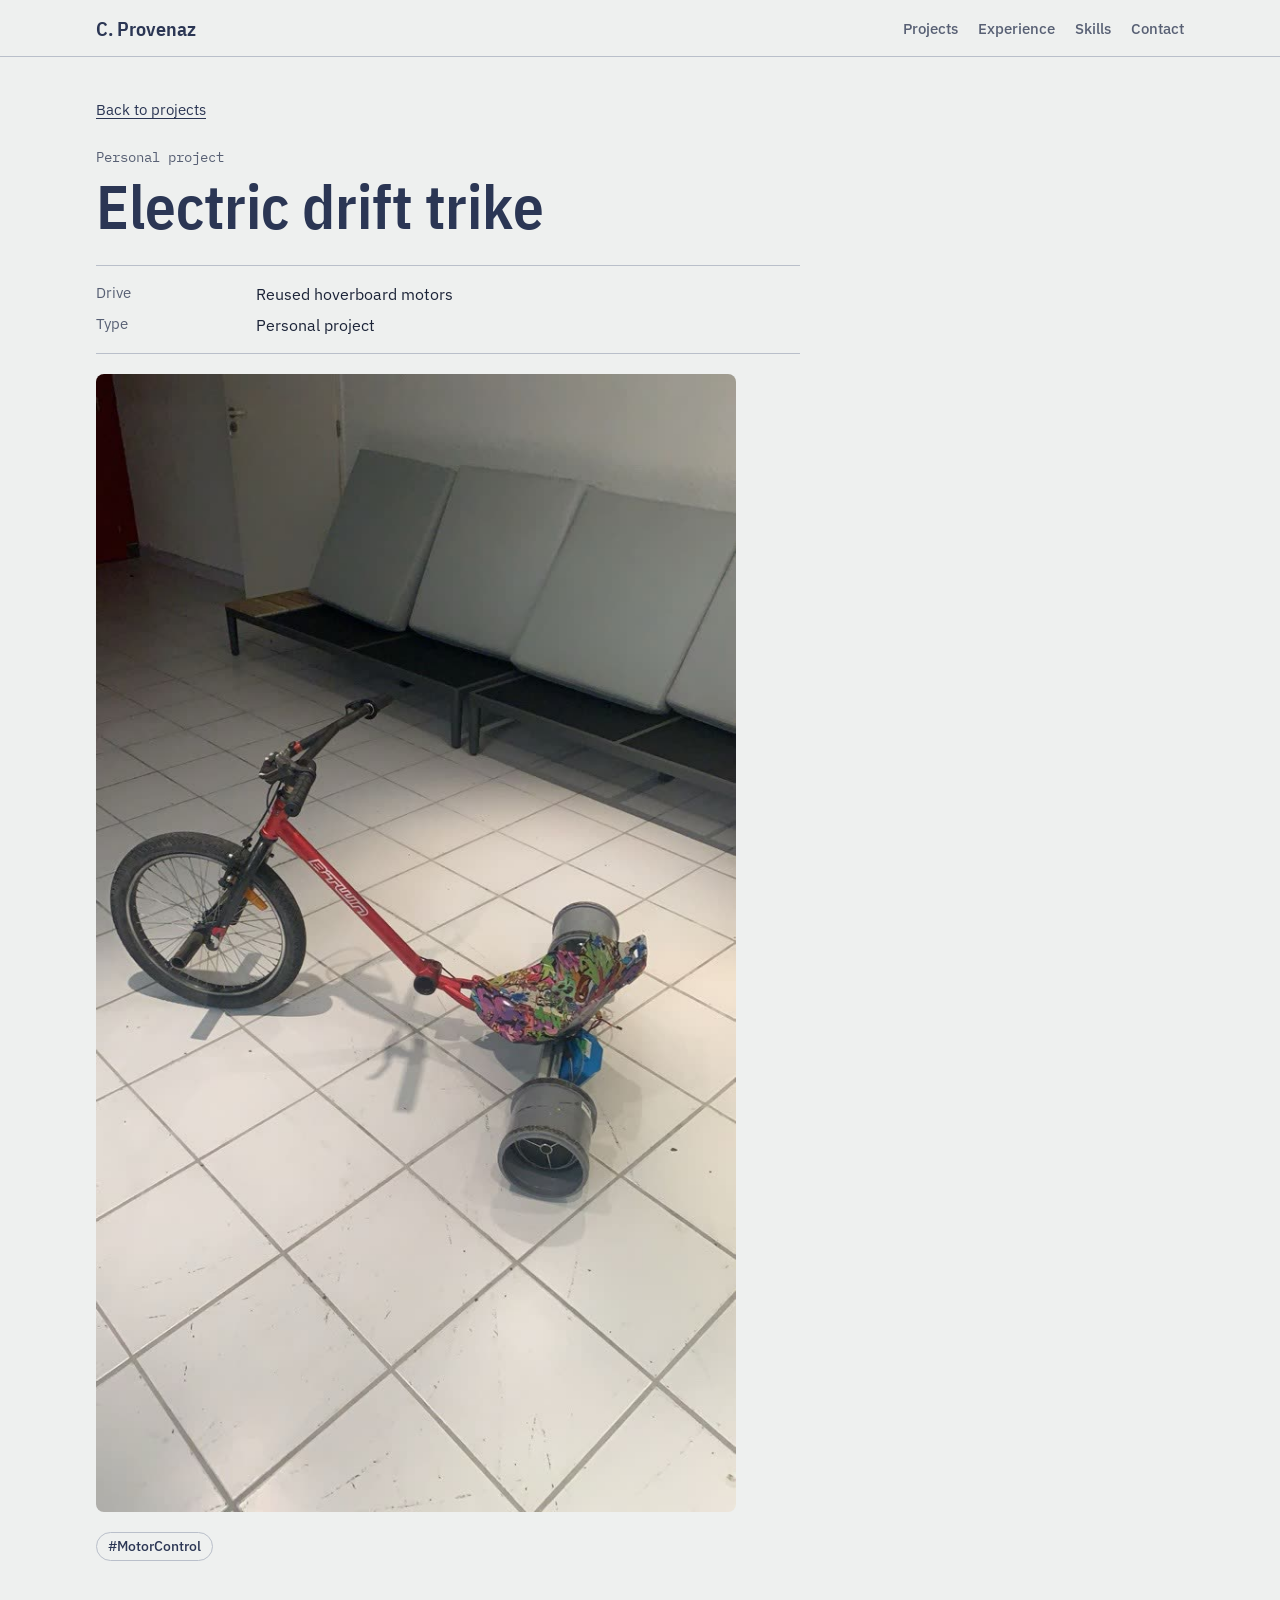
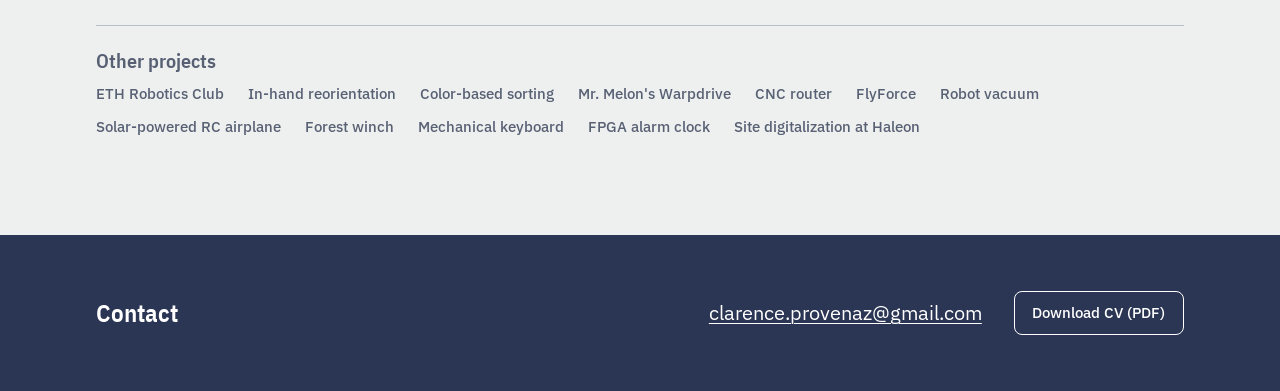
<file: drift-trike.html>
<!doctype html>
<html lang="en">
<head>
  <meta charset="utf-8">
  <meta name="viewport" content="width=device-width, initial-scale=1">
  <title>Electric drift trike · Clarence Provenaz</title>
  <meta name="description" content="Electric drift trike: a drift trike built around reused hoverboard motors.">
  <link rel="preconnect" href="https://fonts.googleapis.com">
  <link rel="preconnect" href="https://fonts.gstatic.com" crossorigin>
  <link href="https://fonts.googleapis.com/css2?family=IBM+Plex+Mono:wght@400;500&family=IBM+Plex+Sans+Condensed:wght@500;600&family=IBM+Plex+Sans:wght@400;500;600&display=swap" rel="stylesheet">
  <link rel="stylesheet" href="styles.css?v=48">
</head>
<body>
  <a class="skip" href="#main">Skip to content</a>

  <header class="site-header">
    <div class="wrap header-row">
      <a class="wordmark" href="index.html">C. Provenaz</a>
      <nav aria-label="Sections">
        <ul>
          <li><a href="index.html#projects">Projects</a></li>
          <li><a href="index.html#experience">Experience</a></li>
          <li><a href="index.html#skills">Skills</a></li>
          <li><a href="index.html#contact">Contact</a></li>
        </ul>
      </nav>
    </div>
  </header>

  <main id="main" class="wrap detail">
    <a class="back" href="index.html#projects">Back to projects</a>

    <header class="detail-head">
      <p class="card-meta"><span class="num">Personal project</span></p>
      <h1>Electric drift trike</h1>
      
    </header>

    <dl class="specs detail-specs">
          <div><dt>Drive</dt><dd>Reused hoverboard motors</dd></div>
          <div><dt>Type</dt><dd>Personal project</dd></div>
    </dl>


    <section aria-labelledby="media-h" class="detail-media">
      <h2 id="media-h" class="visually-hidden">Photos and videos</h2>
      <div class="media-grid">
        <a href="assets/projects/drift-kart.jpg"><img src="assets/projects/drift-kart.jpg" width="675" height="1200" alt="Electric drift trike: red front fork and wheel, seat on a frame with hoverboard motor wheels" loading="lazy"></a>
      </div>
    </section>

    <ul class="tags tags-static" aria-label="Skills used"><li><span class="tag-static">#MotorControl</span></li></ul>

    <nav class="more" aria-label="Other projects">
      <h2>Other projects</h2>
      <ul><li><a href="brain-robot-interface.html">ETH Robotics Club</a></li><li><a href="in-hand-reorientation.html">In-hand reorientation</a></li><li><a href="color-based-sorting.html">Color-based sorting</a></li><li><a href="warpdrive.html">Mr. Melon's Warpdrive</a></li><li><a href="cnc-router.html">CNC router</a></li><li><a href="flyforce.html">FlyForce</a></li><li><a href="vacuum-robot.html">Robot vacuum</a></li><li><a href="solar-airplane.html">Solar-powered RC airplane</a></li><li><a href="forest-winch.html">Forest winch</a></li><li><a href="mechanical-keyboard.html">Mechanical keyboard</a></li><li><a href="fpga-alarm-clock.html">FPGA alarm clock</a></li><li><a href="haleon-site-digitalization.html">Site digitalization at Haleon</a></li></ul>
    </nav>
  </main>

  <footer class="site-footer" id="contact">
    <div class="wrap footer-row">
      <h2>Contact</h2>
      <a class="mail" href="mailto:clarence.provenaz@gmail.com">clarence.provenaz@gmail.com</a>
      <a class="btn btn-ghost-inv" href="CV.pdf" download>Download CV (PDF)</a>
    </div>
  </footer>
</body>
</html>
</file>
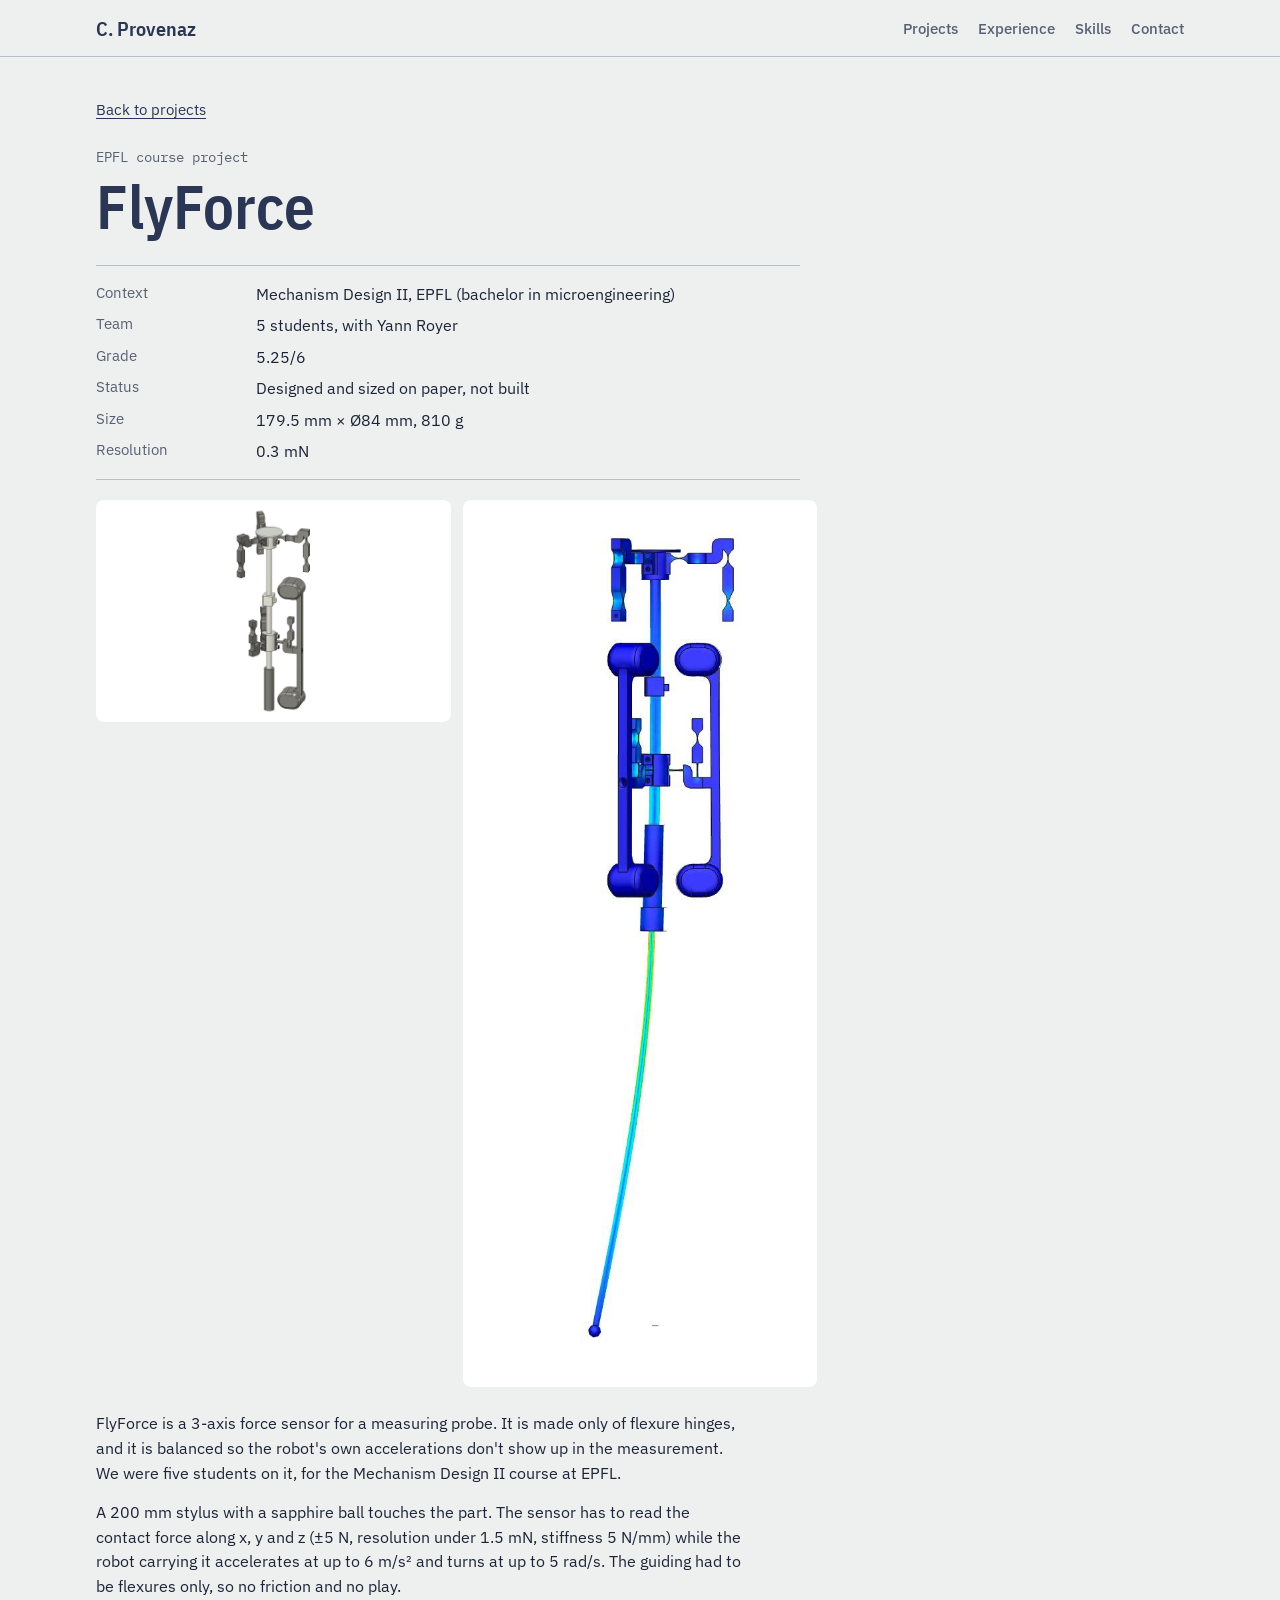
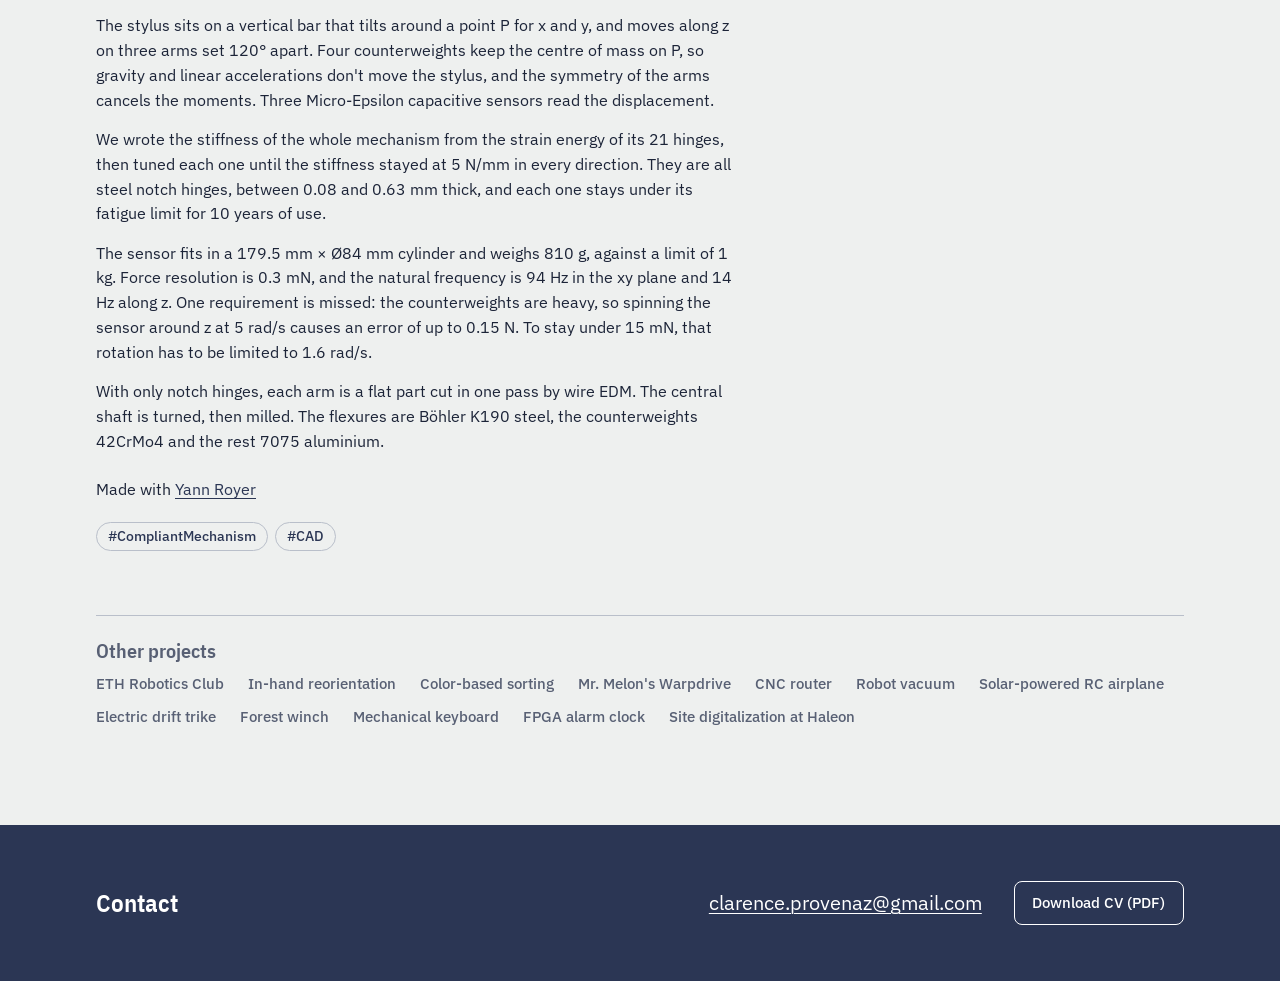
<file: flyforce.html>
<!doctype html>
<html lang="en">
<head>
  <meta charset="utf-8">
  <meta name="viewport" content="width=device-width, initial-scale=1">
  <title>FlyForce · Clarence Provenaz</title>
  <meta name="description" content="FlyForce: a 3-axis force sensor for a measuring probe, built only from flexure hinges and dynamically balanced. EPFL Mechanism Design II project.">
  <link rel="preconnect" href="https://fonts.googleapis.com">
  <link rel="preconnect" href="https://fonts.gstatic.com" crossorigin>
  <link href="https://fonts.googleapis.com/css2?family=IBM+Plex+Mono:wght@400;500&family=IBM+Plex+Sans+Condensed:wght@500;600&family=IBM+Plex+Sans:wght@400;500;600&display=swap" rel="stylesheet">
  <link rel="stylesheet" href="styles.css?v=48">
</head>
<body>
  <a class="skip" href="#main">Skip to content</a>

  <header class="site-header">
    <div class="wrap header-row">
      <a class="wordmark" href="index.html">C. Provenaz</a>
      <nav aria-label="Sections">
        <ul>
          <li><a href="index.html#projects">Projects</a></li>
          <li><a href="index.html#experience">Experience</a></li>
          <li><a href="index.html#skills">Skills</a></li>
          <li><a href="index.html#contact">Contact</a></li>
        </ul>
      </nav>
    </div>
  </header>

  <main id="main" class="wrap detail">
    <a class="back" href="index.html#projects">Back to projects</a>

    <header class="detail-head">
      <p class="card-meta"><span class="num">EPFL course project</span></p>
      <h1>FlyForce</h1>
      
    </header>

    <dl class="specs detail-specs">
          <div><dt>Context</dt><dd>Mechanism Design II, EPFL (bachelor in microengineering)</dd></div>
          <div><dt>Team</dt><dd>5 students, with Yann Royer</dd></div>
          <div><dt>Grade</dt><dd>5.25/6</dd></div>
          <div><dt>Status</dt><dd>Designed and sized on paper, not built</dd></div>
          <div><dt>Size</dt><dd>179.5 mm × Ø84 mm, 810 g</dd></div>
          <div><dt>Resolution</dt><dd>0.3 mN</dd></div>
    </dl>

    <section aria-labelledby="media-h" class="detail-media">
      <h2 id="media-h" class="visually-hidden">Images</h2>
      <div class="media-grid">
        <a href="assets/projects/flyforce-cover.jpg"><img src="assets/projects/flyforce-cover.jpg" width="1600" height="1000" alt="CAD model of the FlyForce flexure force sensor" loading="lazy" style="background:#fff"></a>
        <a href="assets/projects/flyforce-fem.jpg"><img src="assets/projects/flyforce-fem.jpg" width="532" height="1330" alt="FEM result: the mechanism under a 5 N force on the stylus ball" loading="lazy" style="background:#fff"></a>
      </div>
    </section>

    <div class="detail-text">
      <p>FlyForce is a 3-axis force sensor for a measuring probe. It is made only of flexure hinges, and it is balanced so the robot's own accelerations don't show up in the measurement. We were five students on it, for the Mechanism Design II course at EPFL.</p>
      <p>A 200 mm stylus with a sapphire ball touches the part. The sensor has to read the contact force along x, y and z (±5 N, resolution under 1.5 mN, stiffness 5 N/mm) while the robot carrying it accelerates at up to 6 m/s² and turns at up to 5 rad/s. The guiding had to be flexures only, so no friction and no play.</p>
      <p>The stylus sits on a vertical bar that tilts around a point P for x and y, and moves along z on three arms set 120° apart. Four counterweights keep the centre of mass on P, so gravity and linear accelerations don't move the stylus, and the symmetry of the arms cancels the moments. Three Micro-Epsilon capacitive sensors read the displacement.</p>
      <p>We wrote the stiffness of the whole mechanism from the strain energy of its 21 hinges, then tuned each one until the stiffness stayed at 5 N/mm in every direction. They are all steel notch hinges, between 0.08 and 0.63 mm thick, and each one stays under its fatigue limit for 10 years of use.</p>
      <p>The sensor fits in a 179.5 mm × Ø84 mm cylinder and weighs 810 g, against a limit of 1 kg. Force resolution is 0.3 mN, and the natural frequency is 94 Hz in the xy plane and 14 Hz along z. One requirement is missed: the counterweights are heavy, so spinning the sensor around z at 5 rad/s causes an error of up to 0.15 N. To stay under 15 mN, that rotation has to be limited to 1.6 rad/s.</p>
      <p>With only notch hinges, each arm is a flat part cut in one pass by wire EDM. The central shaft is turned, then milled. The flexures are Böhler K190 steel, the counterweights 42CrMo4 and the rest 7075 aluminium.</p>
    </div>

    <p class="detail-links">Made with <a href="https://yann-royer.github.io/Portfolio/" rel="noopener">Yann Royer</a></p>


    <ul class="tags tags-static" aria-label="Skills used"><li><span class="tag-static">#CompliantMechanism</span></li><li><span class="tag-static">#CAD</span></li></ul>

    <nav class="more" aria-label="Other projects">
      <h2>Other projects</h2>
      <ul><li><a href="brain-robot-interface.html">ETH Robotics Club</a></li><li><a href="in-hand-reorientation.html">In-hand reorientation</a></li><li><a href="color-based-sorting.html">Color-based sorting</a></li><li><a href="warpdrive.html">Mr. Melon's Warpdrive</a></li><li><a href="cnc-router.html">CNC router</a></li><li><a href="vacuum-robot.html">Robot vacuum</a></li><li><a href="solar-airplane.html">Solar-powered RC airplane</a></li><li><a href="drift-trike.html">Electric drift trike</a></li><li><a href="forest-winch.html">Forest winch</a></li><li><a href="mechanical-keyboard.html">Mechanical keyboard</a></li><li><a href="fpga-alarm-clock.html">FPGA alarm clock</a></li><li><a href="haleon-site-digitalization.html">Site digitalization at Haleon</a></li></ul>
    </nav>
  </main>

  <footer class="site-footer" id="contact">
    <div class="wrap footer-row">
      <h2>Contact</h2>
      <a class="mail" href="mailto:clarence.provenaz@gmail.com">clarence.provenaz@gmail.com</a>
      <a class="btn btn-ghost-inv" href="CV.pdf" download>Download CV (PDF)</a>
    </div>
  </footer>
</body>
</html>
</file>
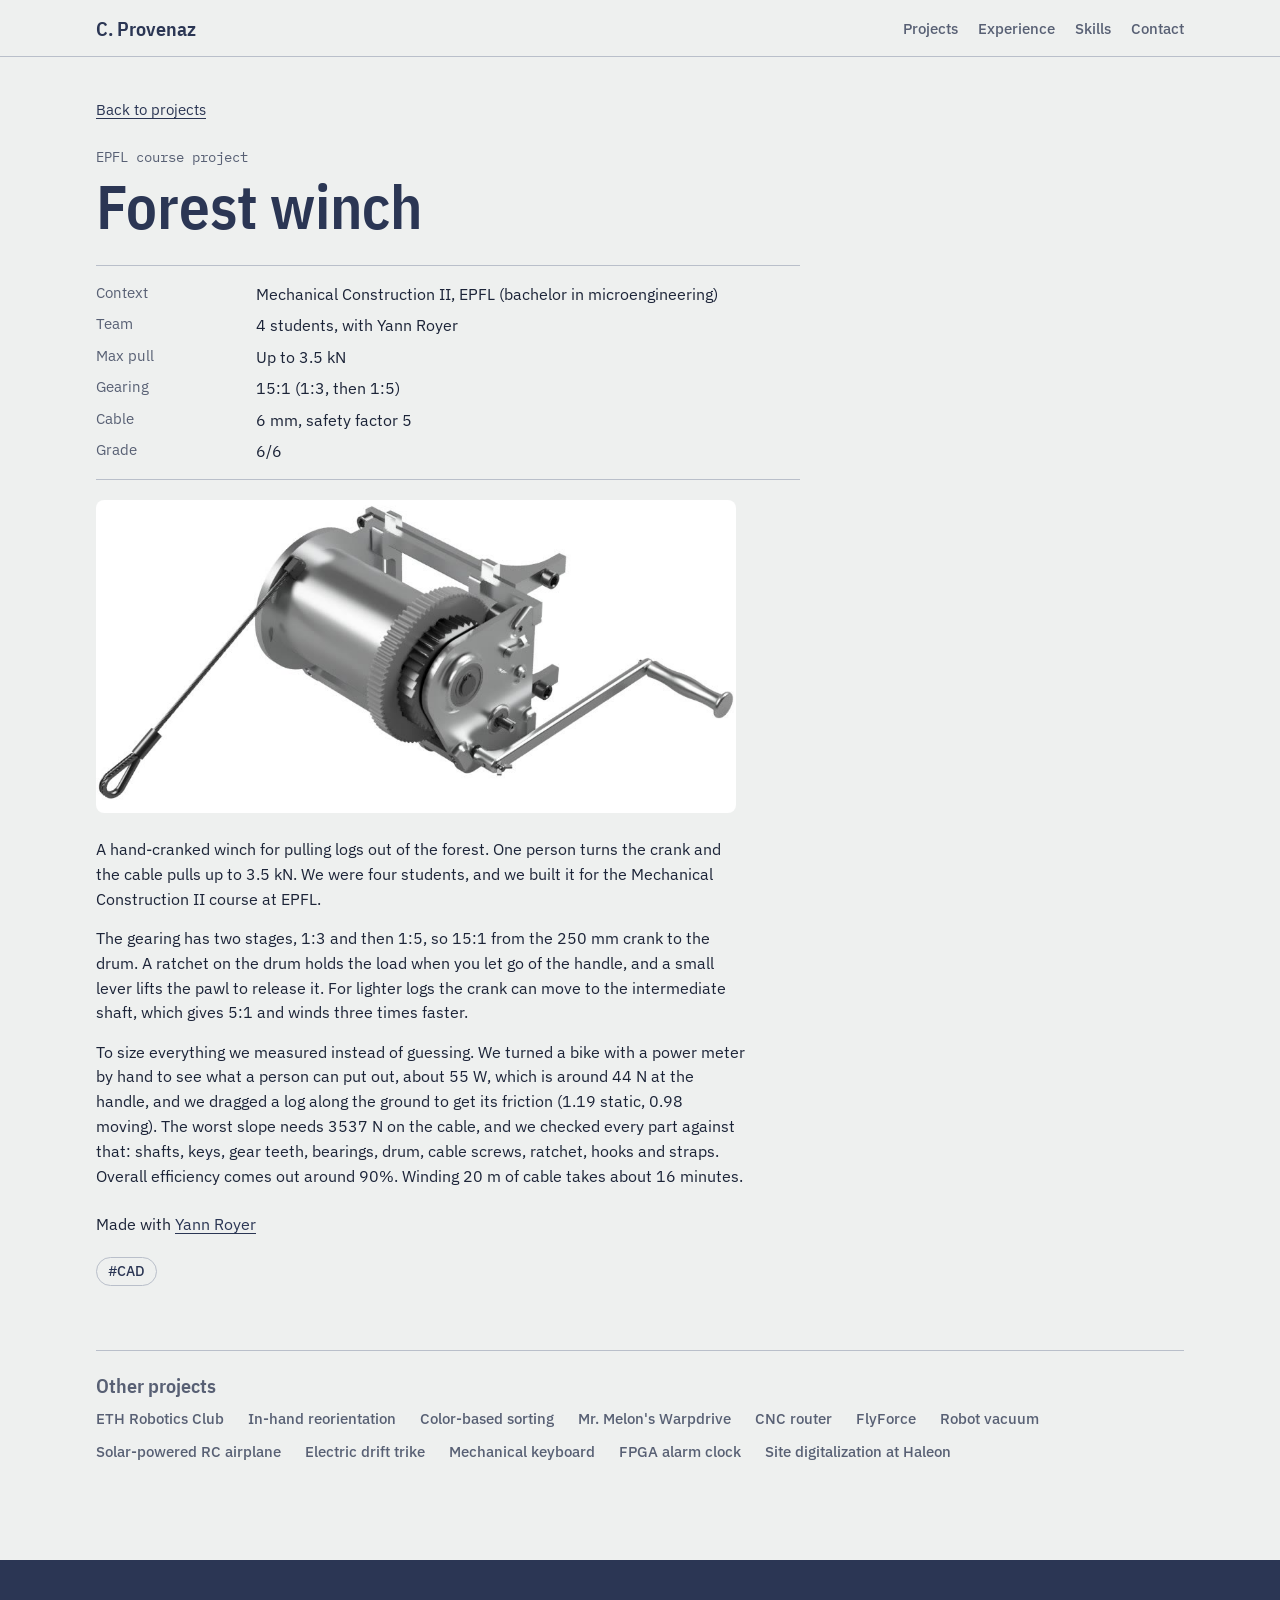
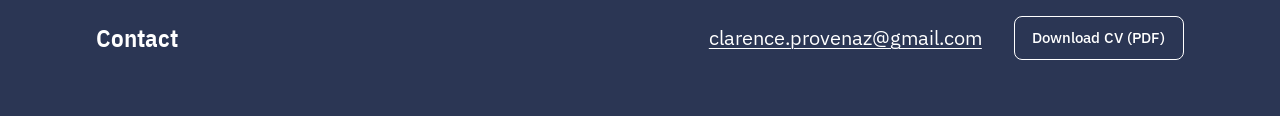
<file: forest-winch.html>
<!doctype html>
<html lang="en">
<head>
  <meta charset="utf-8">
  <meta name="viewport" content="width=device-width, initial-scale=1">
  <title>Forest winch · Clarence Provenaz</title>
  <meta name="description" content="Forest winch: a hand-cranked winch for dragging logs out of a forest, pulling up to 3.5 kN. EPFL Mechanical Construction II course project, team of four.">
  <link rel="preconnect" href="https://fonts.googleapis.com">
  <link rel="preconnect" href="https://fonts.gstatic.com" crossorigin>
  <link href="https://fonts.googleapis.com/css2?family=IBM+Plex+Mono:wght@400;500&family=IBM+Plex+Sans+Condensed:wght@500;600&family=IBM+Plex+Sans:wght@400;500;600&display=swap" rel="stylesheet">
  <link rel="stylesheet" href="styles.css?v=50">
</head>
<body>
  <a class="skip" href="#main">Skip to content</a>

  <header class="site-header">
    <div class="wrap header-row">
      <a class="wordmark" href="index.html">C. Provenaz</a>
      <nav aria-label="Sections">
        <ul>
          <li><a href="index.html#projects">Projects</a></li>
          <li><a href="index.html#experience">Experience</a></li>
          <li><a href="index.html#skills">Skills</a></li>
          <li><a href="index.html#contact">Contact</a></li>
        </ul>
      </nav>
    </div>
  </header>

  <main id="main" class="wrap detail">
    <a class="back" href="index.html#projects">Back to projects</a>

    <header class="detail-head">
      <p class="card-meta"><span class="num">EPFL course project</span></p>
      <h1>Forest winch</h1>
      
    </header>

    <dl class="specs detail-specs">
          <div><dt>Context</dt><dd>Mechanical Construction II, EPFL (bachelor in microengineering)</dd></div>
          <div><dt>Team</dt><dd>4 students, with Yann Royer</dd></div>
          <div><dt>Max pull</dt><dd>Up to 3.5 kN</dd></div>
          <div><dt>Gearing</dt><dd>15:1 (1:3, then 1:5)</dd></div>
          <div><dt>Cable</dt><dd>6 mm, safety factor 5</dd></div>
          <div><dt>Grade</dt><dd>6/6</dd></div>
    </dl>

    <section aria-labelledby="media-h" class="detail-media">
      <h2 id="media-h" class="visually-hidden">Render</h2>
      <div class="media-grid">
        <a href="assets/projects/forest-winch.jpg"><img src="assets/projects/forest-winch.jpg" width="939" height="459" alt="Render of the winch: drum with cable, two gear pairs, ratchet and crank" loading="lazy" style="background:#fff"></a>
      </div>
    </section>

    <div class="detail-text">
      <p>A hand-cranked winch for pulling logs out of the forest. One person turns the crank and the cable pulls up to 3.5 kN. We were four students, and we built it for the Mechanical Construction II course at EPFL.</p>
      <p>The gearing has two stages, 1:3 and then 1:5, so 15:1 from the 250 mm crank to the drum. A ratchet on the drum holds the load when you let go of the handle, and a small lever lifts the pawl to release it. For lighter logs the crank can move to the intermediate shaft, which gives 5:1 and winds three times faster.</p>
      <p>To size everything we measured instead of guessing. We turned a bike with a power meter by hand to see what a person can put out, about 55 W, which is around 44 N at the handle, and we dragged a log along the ground to get its friction (1.19 static, 0.98 moving). The worst slope needs 3537 N on the cable, and we checked every part against that: shafts, keys, gear teeth, bearings, drum, cable screws, ratchet, hooks and straps. Overall efficiency comes out around 90%. Winding 20 m of cable takes about 16 minutes.</p>
    </div>

    <p class="detail-links">Made with <a href="https://yann-royer.github.io/Portfolio/" rel="noopener">Yann Royer</a></p>


    <ul class="tags tags-static" aria-label="Skills used"><li><span class="tag-static">#CAD</span></li></ul>

    <nav class="more" aria-label="Other projects">
      <h2>Other projects</h2>
      <ul><li><a href="brain-robot-interface.html">ETH Robotics Club</a></li><li><a href="in-hand-reorientation.html">In-hand reorientation</a></li><li><a href="color-based-sorting.html">Color-based sorting</a></li><li><a href="warpdrive.html">Mr. Melon's Warpdrive</a></li><li><a href="cnc-router.html">CNC router</a></li><li><a href="flyforce.html">FlyForce</a></li><li><a href="vacuum-robot.html">Robot vacuum</a></li><li><a href="solar-airplane.html">Solar-powered RC airplane</a></li><li><a href="drift-trike.html">Electric drift trike</a></li><li><a href="mechanical-keyboard.html">Mechanical keyboard</a></li><li><a href="fpga-alarm-clock.html">FPGA alarm clock</a></li><li><a href="haleon-site-digitalization.html">Site digitalization at Haleon</a></li></ul>
    </nav>
  </main>

  <footer class="site-footer" id="contact">
    <div class="wrap footer-row">
      <h2>Contact</h2>
      <a class="mail" href="mailto:clarence.provenaz@gmail.com">clarence.provenaz@gmail.com</a>
      <a class="btn btn-ghost-inv" href="CV.pdf" download>Download CV (PDF)</a>
    </div>
  </footer>
</body>
</html>
</file>
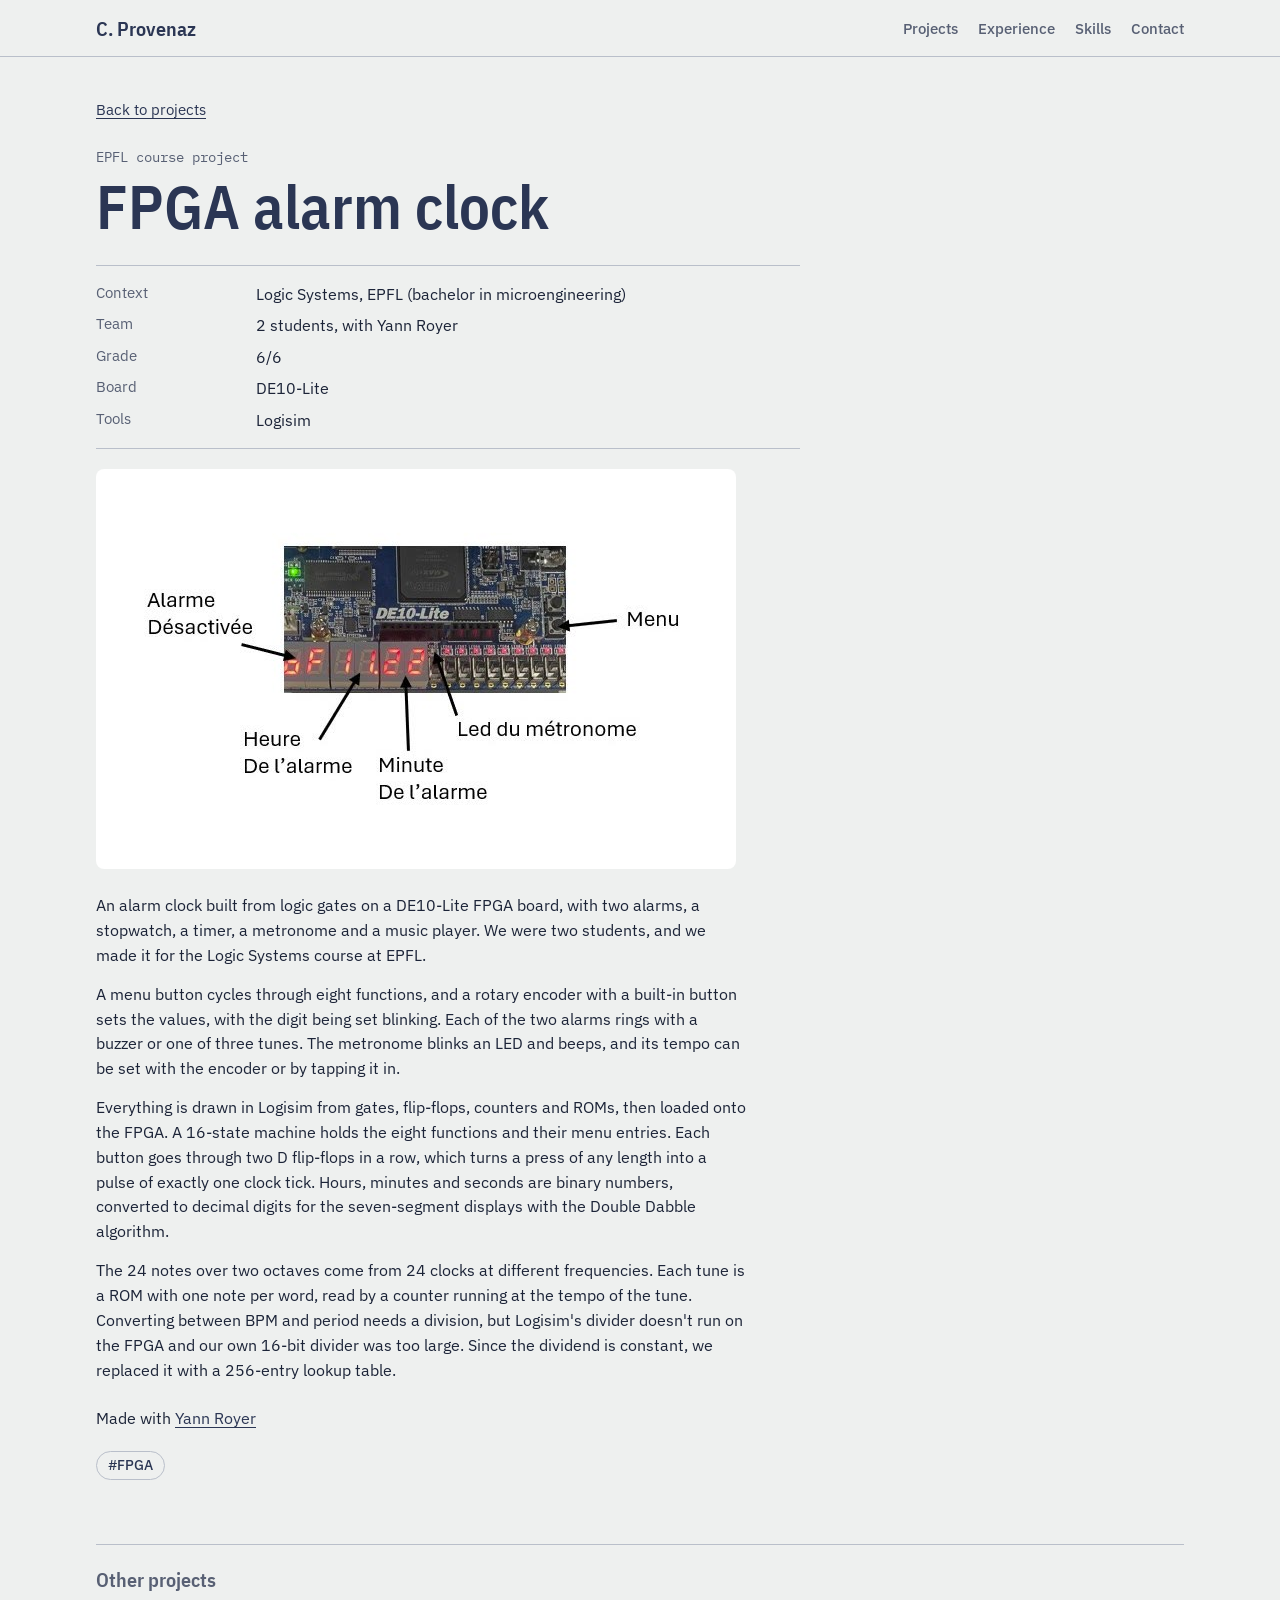
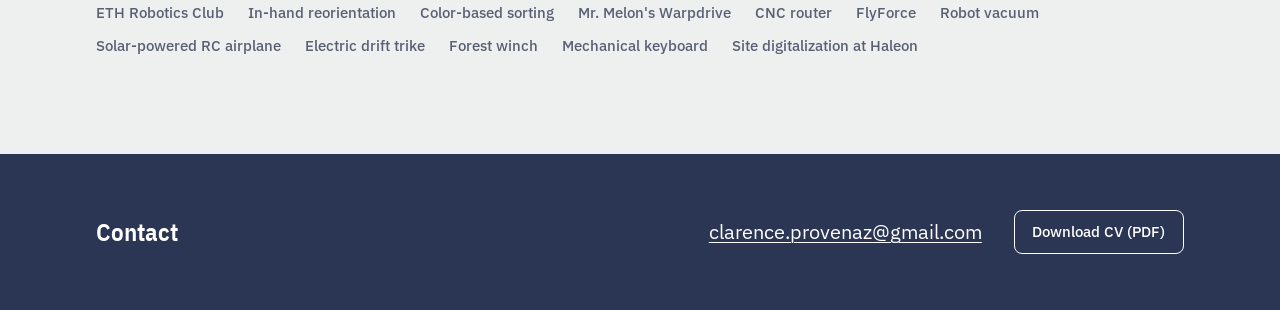
<file: fpga-alarm-clock.html>
<!doctype html>
<html lang="en">
<head>
  <meta charset="utf-8">
  <meta name="viewport" content="width=device-width, initial-scale=1">
  <title>FPGA alarm clock · Clarence Provenaz</title>
  <meta name="description" content="FPGA alarm clock: built from logic gates on a DE10-Lite board, with two alarms, a stopwatch, a timer, a metronome and a music player. EPFL Logic Systems project.">
  <link rel="preconnect" href="https://fonts.googleapis.com">
  <link rel="preconnect" href="https://fonts.gstatic.com" crossorigin>
  <link href="https://fonts.googleapis.com/css2?family=IBM+Plex+Mono:wght@400;500&family=IBM+Plex+Sans+Condensed:wght@500;600&family=IBM+Plex+Sans:wght@400;500;600&display=swap" rel="stylesheet">
  <link rel="stylesheet" href="styles.css?v=48">
</head>
<body>
  <a class="skip" href="#main">Skip to content</a>

  <header class="site-header">
    <div class="wrap header-row">
      <a class="wordmark" href="index.html">C. Provenaz</a>
      <nav aria-label="Sections">
        <ul>
          <li><a href="index.html#projects">Projects</a></li>
          <li><a href="index.html#experience">Experience</a></li>
          <li><a href="index.html#skills">Skills</a></li>
          <li><a href="index.html#contact">Contact</a></li>
        </ul>
      </nav>
    </div>
  </header>

  <main id="main" class="wrap detail">
    <a class="back" href="index.html#projects">Back to projects</a>

    <header class="detail-head">
      <p class="card-meta"><span class="num">EPFL course project</span></p>
      <h1>FPGA alarm clock</h1>
      
    </header>

    <dl class="specs detail-specs">
          <div><dt>Context</dt><dd>Logic Systems, EPFL (bachelor in microengineering)</dd></div>
          <div><dt>Team</dt><dd>2 students, with Yann Royer</dd></div>
          <div><dt>Grade</dt><dd>6/6</dd></div>
          <div><dt>Board</dt><dd>DE10-Lite</dd></div>
          <div><dt>Tools</dt><dd>Logisim</dd></div>
    </dl>

    <section aria-labelledby="media-h" class="detail-media">
      <h2 id="media-h" class="visually-hidden">Images</h2>
      <div class="media-grid">
        <a href="assets/projects/alarm-clock-cover.jpg"><img src="assets/projects/alarm-clock-cover.jpg" width="640" height="400" alt="DE10-Lite FPGA board running the alarm clock, with labels in French" loading="lazy" style="background:#fff"></a>
      </div>
    </section>

    <div class="detail-text">
      <p>An alarm clock built from logic gates on a DE10-Lite FPGA board, with two alarms, a stopwatch, a timer, a metronome and a music player. We were two students, and we made it for the Logic Systems course at EPFL.</p>
      <p>A menu button cycles through eight functions, and a rotary encoder with a built-in button sets the values, with the digit being set blinking. Each of the two alarms rings with a buzzer or one of three tunes. The metronome blinks an LED and beeps, and its tempo can be set with the encoder or by tapping it in.</p>
      <p>Everything is drawn in Logisim from gates, flip-flops, counters and ROMs, then loaded onto the FPGA. A 16-state machine holds the eight functions and their menu entries. Each button goes through two D flip-flops in a row, which turns a press of any length into a pulse of exactly one clock tick. Hours, minutes and seconds are binary numbers, converted to decimal digits for the seven-segment displays with the Double Dabble algorithm.</p>
      <p>The 24 notes over two octaves come from 24 clocks at different frequencies. Each tune is a ROM with one note per word, read by a counter running at the tempo of the tune. Converting between BPM and period needs a division, but Logisim's divider doesn't run on the FPGA and our own 16-bit divider was too large. Since the dividend is constant, we replaced it with a 256-entry lookup table.</p>
    </div>

    <p class="detail-links">Made with <a href="https://yann-royer.github.io/Portfolio/" rel="noopener">Yann Royer</a></p>


    <ul class="tags tags-static" aria-label="Skills used"><li><span class="tag-static">#FPGA</span></li></ul>

    <nav class="more" aria-label="Other projects">
      <h2>Other projects</h2>
      <ul><li><a href="brain-robot-interface.html">ETH Robotics Club</a></li><li><a href="in-hand-reorientation.html">In-hand reorientation</a></li><li><a href="color-based-sorting.html">Color-based sorting</a></li><li><a href="warpdrive.html">Mr. Melon's Warpdrive</a></li><li><a href="cnc-router.html">CNC router</a></li><li><a href="flyforce.html">FlyForce</a></li><li><a href="vacuum-robot.html">Robot vacuum</a></li><li><a href="solar-airplane.html">Solar-powered RC airplane</a></li><li><a href="drift-trike.html">Electric drift trike</a></li><li><a href="forest-winch.html">Forest winch</a></li><li><a href="mechanical-keyboard.html">Mechanical keyboard</a></li><li><a href="haleon-site-digitalization.html">Site digitalization at Haleon</a></li></ul>
    </nav>
  </main>

  <footer class="site-footer" id="contact">
    <div class="wrap footer-row">
      <h2>Contact</h2>
      <a class="mail" href="mailto:clarence.provenaz@gmail.com">clarence.provenaz@gmail.com</a>
      <a class="btn btn-ghost-inv" href="CV.pdf" download>Download CV (PDF)</a>
    </div>
  </footer>
</body>
</html>
</file>
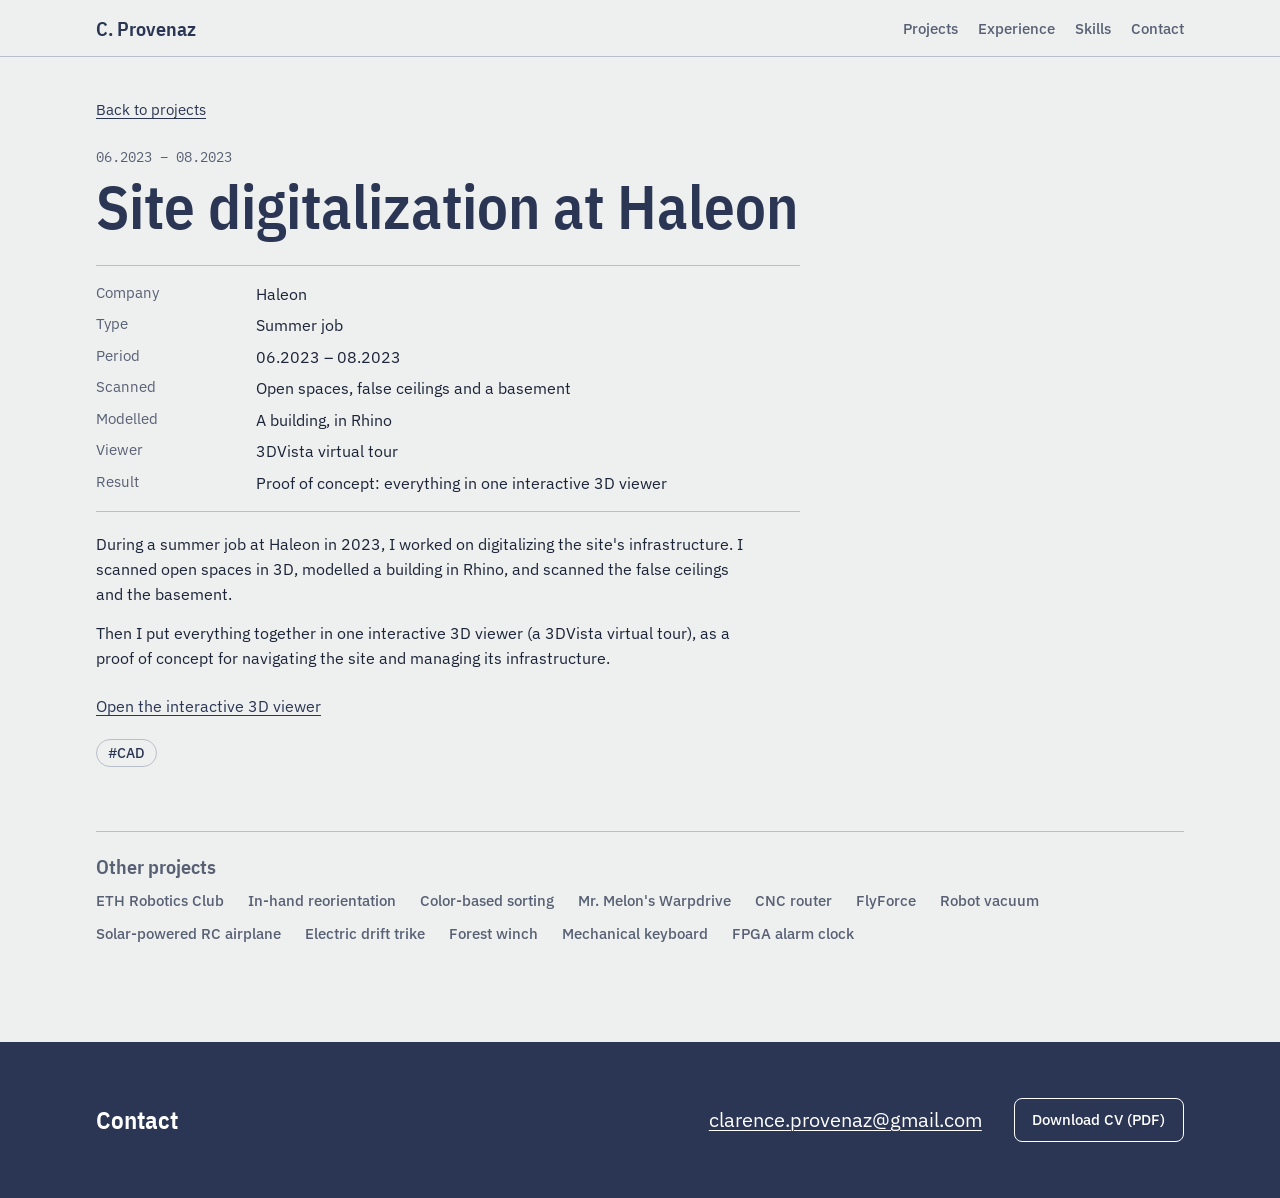
<file: haleon-site-digitalization.html>
<!doctype html>
<html lang="en">
<head>
  <meta charset="utf-8">
  <meta name="viewport" content="width=device-width, initial-scale=1">
  <title>Site digitalization at Haleon · Clarence Provenaz</title>
  <meta name="description" content="Site digitalization at Haleon: 3D scans of open spaces, false ceilings and a basement, a Rhino model of a building, and an interactive 3D viewer as a proof of concept. Summer job, 2023.">
  <link rel="preconnect" href="https://fonts.googleapis.com">
  <link rel="preconnect" href="https://fonts.gstatic.com" crossorigin>
  <link href="https://fonts.googleapis.com/css2?family=IBM+Plex+Mono:wght@400;500&family=IBM+Plex+Sans+Condensed:wght@500;600&family=IBM+Plex+Sans:wght@400;500;600&display=swap" rel="stylesheet">
  <link rel="stylesheet" href="styles.css?v=48">
</head>
<body>
  <a class="skip" href="#main">Skip to content</a>

  <header class="site-header">
    <div class="wrap header-row">
      <a class="wordmark" href="index.html">C. Provenaz</a>
      <nav aria-label="Sections">
        <ul>
          <li><a href="index.html#projects">Projects</a></li>
          <li><a href="index.html#experience">Experience</a></li>
          <li><a href="index.html#skills">Skills</a></li>
          <li><a href="index.html#contact">Contact</a></li>
        </ul>
      </nav>
    </div>
  </header>

  <main id="main" class="wrap detail">
    <a class="back" href="index.html#projects">Back to projects</a>

    <header class="detail-head">
      <p class="card-meta"><span class="num">06.2023 – 08.2023</span></p>
      <h1>Site digitalization at Haleon</h1>
      
    </header>

    <dl class="specs detail-specs">
          <div><dt>Company</dt><dd>Haleon</dd></div>
          <div><dt>Type</dt><dd>Summer job</dd></div>
          <div><dt>Period</dt><dd>06.2023 – 08.2023</dd></div>
          <div><dt>Scanned</dt><dd>Open spaces, false ceilings and a basement</dd></div>
          <div><dt>Modelled</dt><dd>A building, in Rhino</dd></div>
          <div><dt>Viewer</dt><dd>3DVista virtual tour</dd></div>
          <div><dt>Result</dt><dd>Proof of concept: everything in one interactive 3D viewer</dd></div>
    </dl>

    <div class="detail-text">
      <p>During a summer job at Haleon in 2023, I worked on digitalizing the site's infrastructure. I scanned open spaces in 3D, modelled a building in Rhino, and scanned the false ceilings and the basement.</p>
      <p>Then I put everything together in one interactive 3D viewer (a 3DVista virtual tour), as a proof of concept for navigating the site and managing its infrastructure.</p>
    </div>

    <p class="detail-links"><a href="https://clarepz.github.io/3dvista-haleon/" rel="noopener">Open the interactive 3D viewer</a></p>


    <ul class="tags tags-static" aria-label="Skills used"><li><span class="tag-static">#CAD</span></li></ul>

    <nav class="more" aria-label="Other projects">
      <h2>Other projects</h2>
      <ul><li><a href="brain-robot-interface.html">ETH Robotics Club</a></li><li><a href="in-hand-reorientation.html">In-hand reorientation</a></li><li><a href="color-based-sorting.html">Color-based sorting</a></li><li><a href="warpdrive.html">Mr. Melon's Warpdrive</a></li><li><a href="cnc-router.html">CNC router</a></li><li><a href="flyforce.html">FlyForce</a></li><li><a href="vacuum-robot.html">Robot vacuum</a></li><li><a href="solar-airplane.html">Solar-powered RC airplane</a></li><li><a href="drift-trike.html">Electric drift trike</a></li><li><a href="forest-winch.html">Forest winch</a></li><li><a href="mechanical-keyboard.html">Mechanical keyboard</a></li><li><a href="fpga-alarm-clock.html">FPGA alarm clock</a></li></ul>
    </nav>
  </main>

  <footer class="site-footer" id="contact">
    <div class="wrap footer-row">
      <h2>Contact</h2>
      <a class="mail" href="mailto:clarence.provenaz@gmail.com">clarence.provenaz@gmail.com</a>
      <a class="btn btn-ghost-inv" href="CV.pdf" download>Download CV (PDF)</a>
    </div>
  </footer>
</body>
</html>
</file>
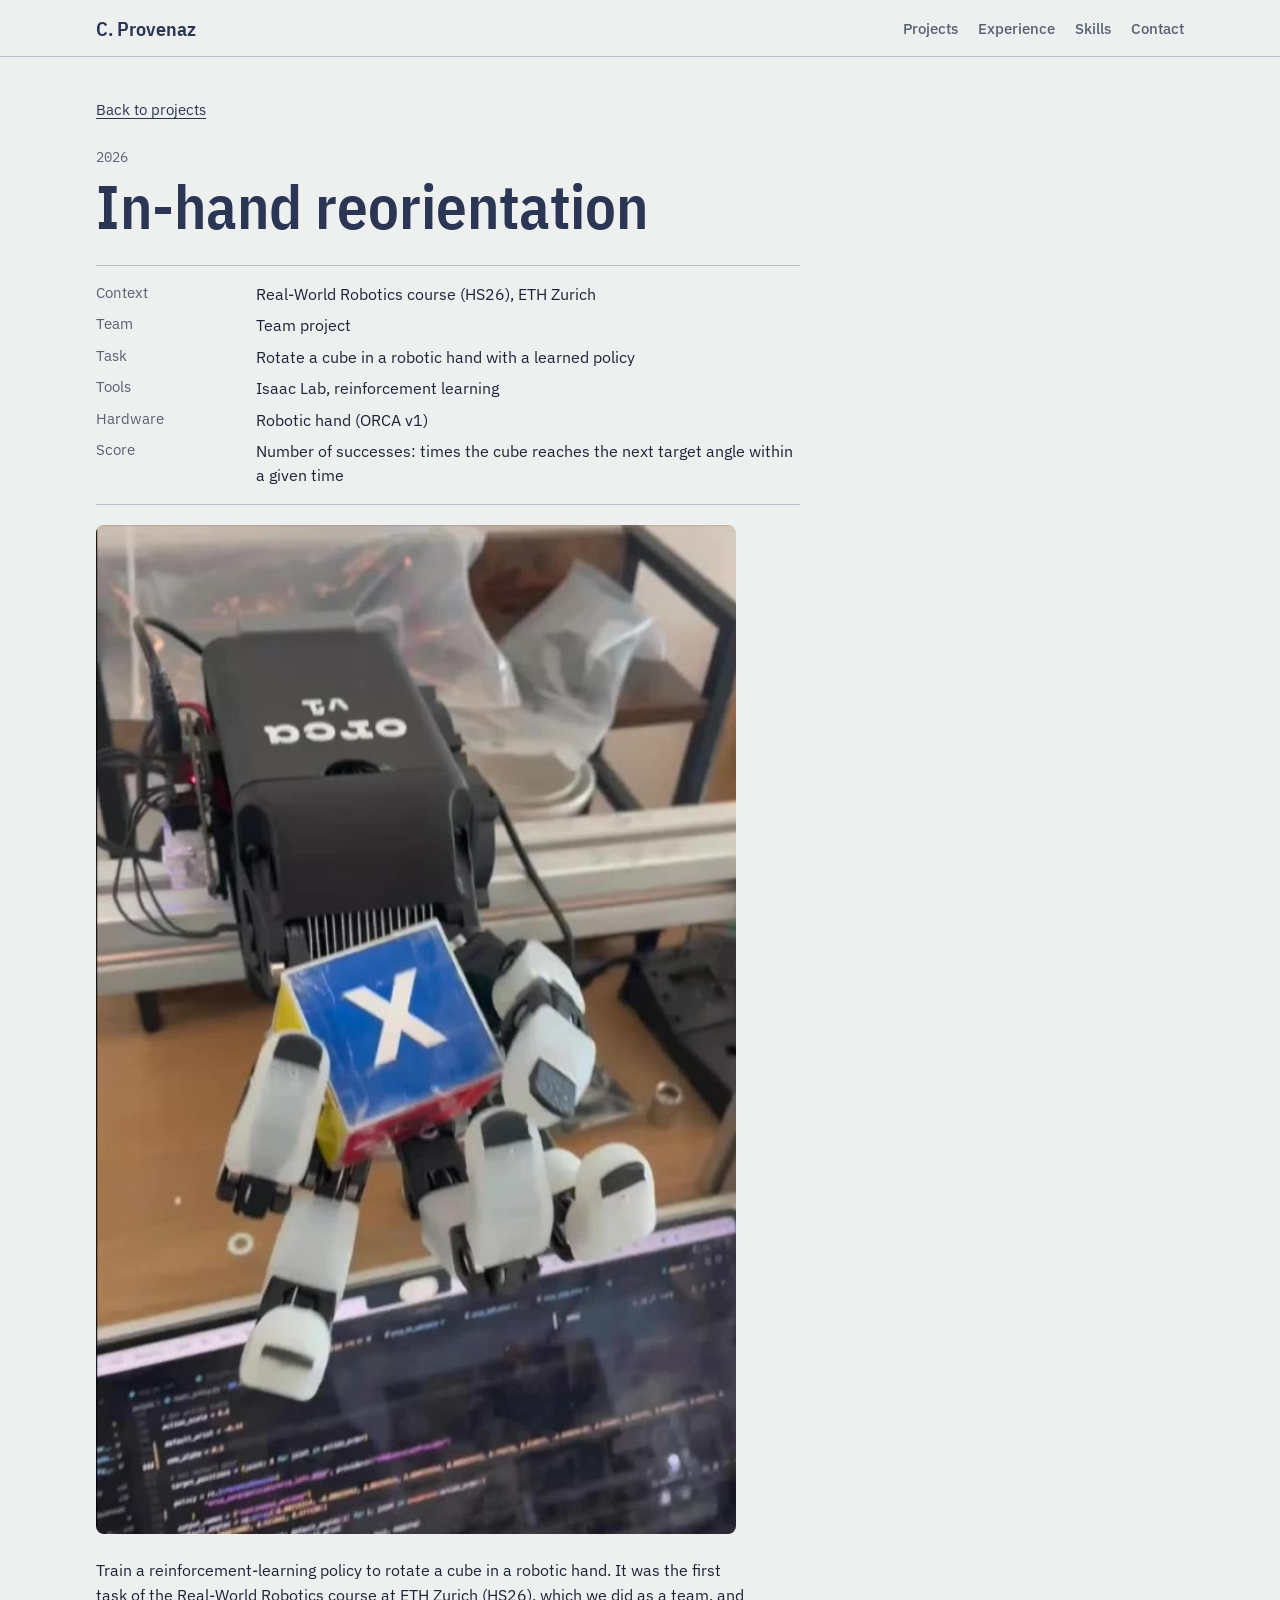
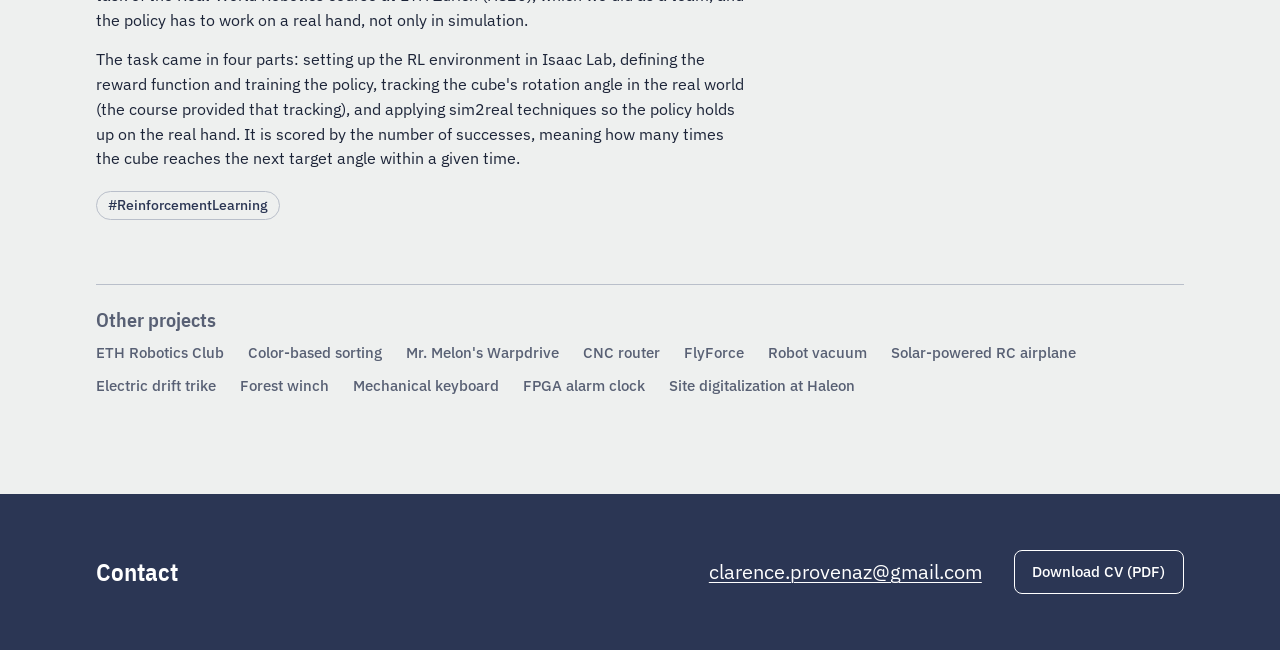
<file: in-hand-reorientation.html>
<!doctype html>
<html lang="en">
<head>
  <meta charset="utf-8">
  <meta name="viewport" content="width=device-width, initial-scale=1">
  <title>In-hand reorientation · Clarence Provenaz</title>
  <meta name="description" content="In-hand reorientation: a reinforcement-learning policy that rotates a cube in a robotic hand, trained in Isaac Lab and brought to the real hand. Real-World Robotics course, ETH Zurich.">
  <link rel="preconnect" href="https://fonts.googleapis.com">
  <link rel="preconnect" href="https://fonts.gstatic.com" crossorigin>
  <link href="https://fonts.googleapis.com/css2?family=IBM+Plex+Mono:wght@400;500&family=IBM+Plex+Sans+Condensed:wght@500;600&family=IBM+Plex+Sans:wght@400;500;600&display=swap" rel="stylesheet">
  <link rel="stylesheet" href="styles.css?v=48">
</head>
<body>
  <a class="skip" href="#main">Skip to content</a>

  <header class="site-header">
    <div class="wrap header-row">
      <a class="wordmark" href="index.html">C. Provenaz</a>
      <nav aria-label="Sections">
        <ul>
          <li><a href="index.html#projects">Projects</a></li>
          <li><a href="index.html#experience">Experience</a></li>
          <li><a href="index.html#skills">Skills</a></li>
          <li><a href="index.html#contact">Contact</a></li>
        </ul>
      </nav>
    </div>
  </header>

  <main id="main" class="wrap detail">
    <a class="back" href="index.html#projects">Back to projects</a>

    <header class="detail-head">
      <p class="card-meta"><span class="num">2026</span></p>
      <h1>In-hand reorientation</h1>
      
    </header>

    <dl class="specs detail-specs">
          <div><dt>Context</dt><dd>Real-World Robotics course (HS26), ETH Zurich</dd></div>
          <div><dt>Team</dt><dd>Team project</dd></div>
          <div><dt>Task</dt><dd>Rotate a cube in a robotic hand with a learned policy</dd></div>
          <div><dt>Tools</dt><dd>Isaac Lab, reinforcement learning</dd></div>
          <div><dt>Hardware</dt><dd>Robotic hand (ORCA v1)</dd></div>
          <div><dt>Score</dt><dd>Number of successes: times the cube reaches the next target angle within a given time</dd></div>
    </dl>

    <section aria-labelledby="media-h" class="detail-media">
      <h2 id="media-h" class="visually-hidden">Images</h2>
      <div class="media-grid">
        <a href="assets/projects/in-hand-reorientation.jpg"><img src="assets/projects/in-hand-reorientation.jpg" width="555" height="874" alt="Robotic hand holding a cube marked with an X, mounted on an aluminium frame" loading="lazy"></a>
      </div>
    </section>

    <div class="detail-text">
      <p>Train a reinforcement-learning policy to rotate a cube in a robotic hand. It was the first task of the Real-World Robotics course at ETH Zurich (HS26), which we did as a team, and the policy has to work on a real hand, not only in simulation.</p>
      <p>The task came in four parts: setting up the RL environment in Isaac Lab, defining the reward function and training the policy, tracking the cube's rotation angle in the real world (the course provided that tracking), and applying sim2real techniques so the policy holds up on the real hand. It is scored by the number of successes, meaning how many times the cube reaches the next target angle within a given time.</p>
    </div>



    <ul class="tags tags-static" aria-label="Skills used"><li><span class="tag-static">#ReinforcementLearning</span></li></ul>

    <nav class="more" aria-label="Other projects">
      <h2>Other projects</h2>
      <ul><li><a href="brain-robot-interface.html">ETH Robotics Club</a></li><li><a href="color-based-sorting.html">Color-based sorting</a></li><li><a href="warpdrive.html">Mr. Melon's Warpdrive</a></li><li><a href="cnc-router.html">CNC router</a></li><li><a href="flyforce.html">FlyForce</a></li><li><a href="vacuum-robot.html">Robot vacuum</a></li><li><a href="solar-airplane.html">Solar-powered RC airplane</a></li><li><a href="drift-trike.html">Electric drift trike</a></li><li><a href="forest-winch.html">Forest winch</a></li><li><a href="mechanical-keyboard.html">Mechanical keyboard</a></li><li><a href="fpga-alarm-clock.html">FPGA alarm clock</a></li><li><a href="haleon-site-digitalization.html">Site digitalization at Haleon</a></li></ul>
    </nav>
  </main>

  <footer class="site-footer" id="contact">
    <div class="wrap footer-row">
      <h2>Contact</h2>
      <a class="mail" href="mailto:clarence.provenaz@gmail.com">clarence.provenaz@gmail.com</a>
      <a class="btn btn-ghost-inv" href="CV.pdf" download>Download CV (PDF)</a>
    </div>
  </footer>
</body>
</html>
</file>
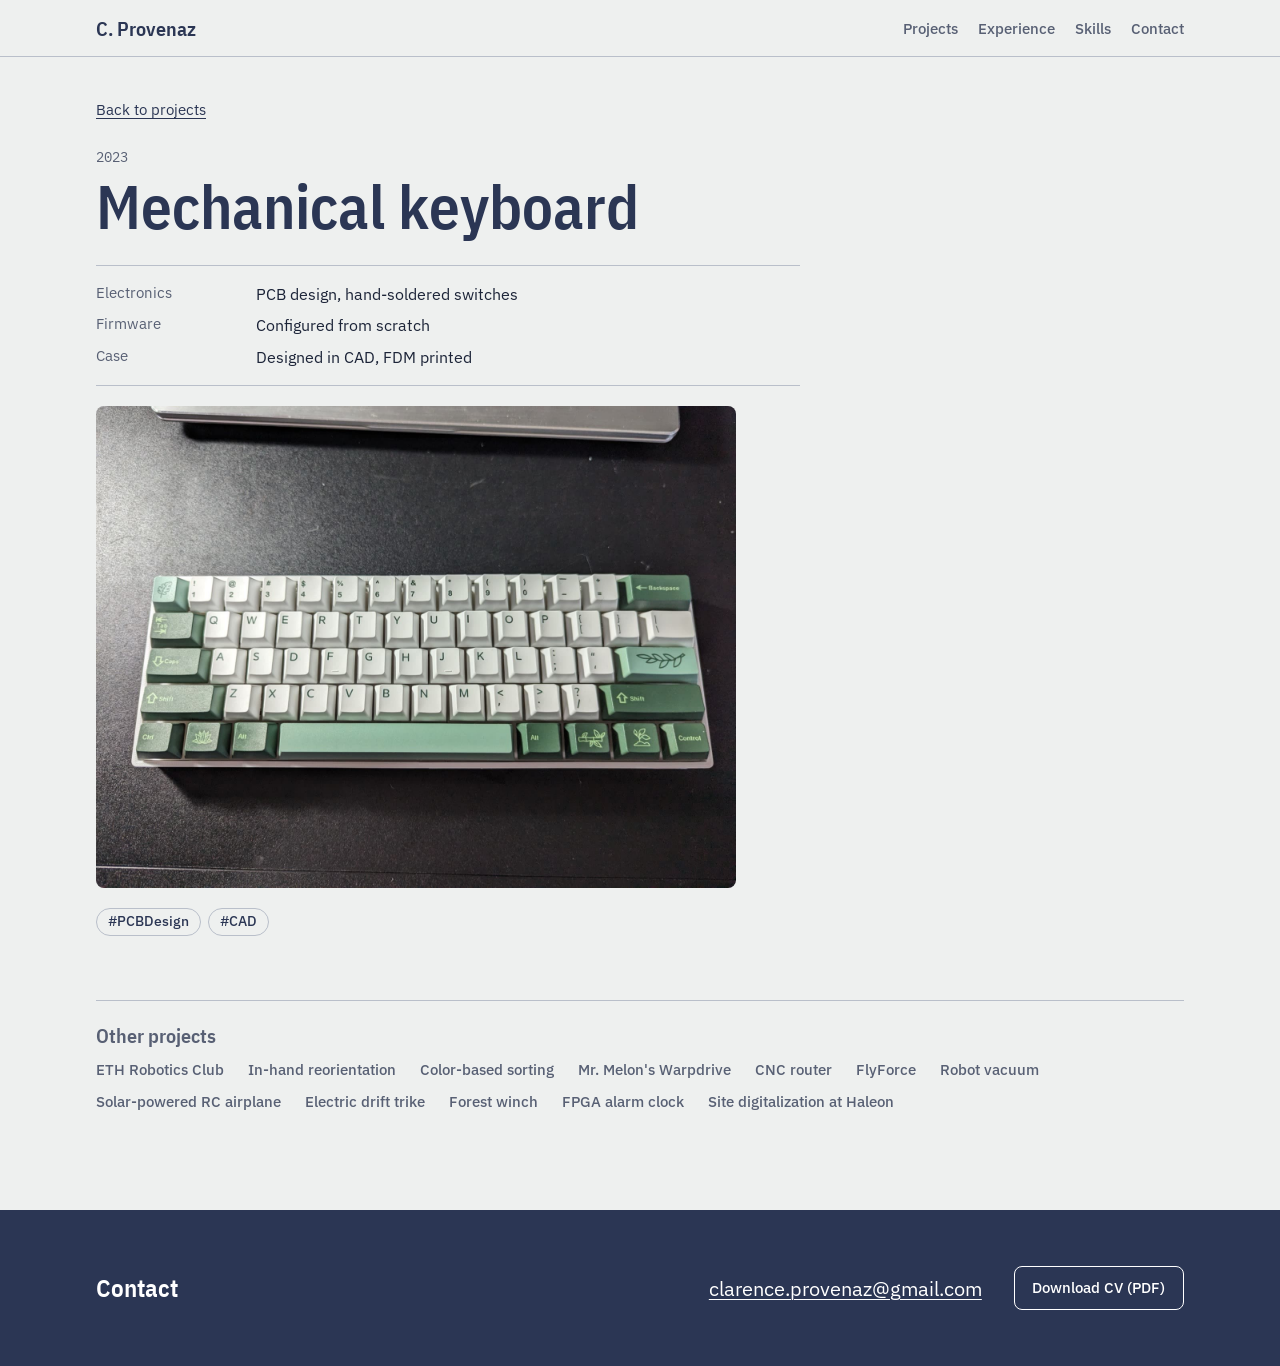
<file: mechanical-keyboard.html>
<!doctype html>
<html lang="en">
<head>
  <meta charset="utf-8">
  <meta name="viewport" content="width=device-width, initial-scale=1">
  <title>Mechanical keyboard · Clarence Provenaz</title>
  <meta name="description" content="Mechanical keyboard: Custom PCB, firmware and a 3D-printed case.">
  <link rel="preconnect" href="https://fonts.googleapis.com">
  <link rel="preconnect" href="https://fonts.gstatic.com" crossorigin>
  <link href="https://fonts.googleapis.com/css2?family=IBM+Plex+Mono:wght@400;500&family=IBM+Plex+Sans+Condensed:wght@500;600&family=IBM+Plex+Sans:wght@400;500;600&display=swap" rel="stylesheet">
  <link rel="stylesheet" href="styles.css?v=48">
</head>
<body>
  <a class="skip" href="#main">Skip to content</a>

  <header class="site-header">
    <div class="wrap header-row">
      <a class="wordmark" href="index.html">C. Provenaz</a>
      <nav aria-label="Sections">
        <ul>
          <li><a href="index.html#projects">Projects</a></li>
          <li><a href="index.html#experience">Experience</a></li>
          <li><a href="index.html#skills">Skills</a></li>
          <li><a href="index.html#contact">Contact</a></li>
        </ul>
      </nav>
    </div>
  </header>

  <main id="main" class="wrap detail">
    <a class="back" href="index.html#projects">Back to projects</a>

    <header class="detail-head">
      <p class="card-meta"><span class="num">2023</span></p>
      <h1>Mechanical keyboard</h1>
      
    </header>

    <dl class="specs detail-specs">
          <div><dt>Electronics</dt><dd>PCB design, hand-soldered switches</dd></div>
          <div><dt>Firmware</dt><dd>Configured from scratch</dd></div>
          <div><dt>Case</dt><dd>Designed in CAD, FDM printed</dd></div>
    </dl>


    <section aria-labelledby="media-h" class="detail-media">
      <h2 id="media-h" class="visually-hidden">Photos and videos</h2>
      <div class="media-grid">
        <a href="assets/projects/keyboard.jpg"><img src="assets/projects/keyboard.jpg" width="1600" height="1204" alt="Finished 60% mechanical keyboard with green and white keycaps" loading="lazy"></a>
      </div>
    </section>

    <ul class="tags tags-static" aria-label="Skills used"><li><span class="tag-static">#PCBDesign</span></li><li><span class="tag-static">#CAD</span></li></ul>

    <nav class="more" aria-label="Other projects">
      <h2>Other projects</h2>
      <ul><li><a href="brain-robot-interface.html">ETH Robotics Club</a></li><li><a href="in-hand-reorientation.html">In-hand reorientation</a></li><li><a href="color-based-sorting.html">Color-based sorting</a></li><li><a href="warpdrive.html">Mr. Melon's Warpdrive</a></li><li><a href="cnc-router.html">CNC router</a></li><li><a href="flyforce.html">FlyForce</a></li><li><a href="vacuum-robot.html">Robot vacuum</a></li><li><a href="solar-airplane.html">Solar-powered RC airplane</a></li><li><a href="drift-trike.html">Electric drift trike</a></li><li><a href="forest-winch.html">Forest winch</a></li><li><a href="fpga-alarm-clock.html">FPGA alarm clock</a></li><li><a href="haleon-site-digitalization.html">Site digitalization at Haleon</a></li></ul>
    </nav>
  </main>

  <footer class="site-footer" id="contact">
    <div class="wrap footer-row">
      <h2>Contact</h2>
      <a class="mail" href="mailto:clarence.provenaz@gmail.com">clarence.provenaz@gmail.com</a>
      <a class="btn btn-ghost-inv" href="CV.pdf" download>Download CV (PDF)</a>
    </div>
  </footer>
</body>
</html>
</file>
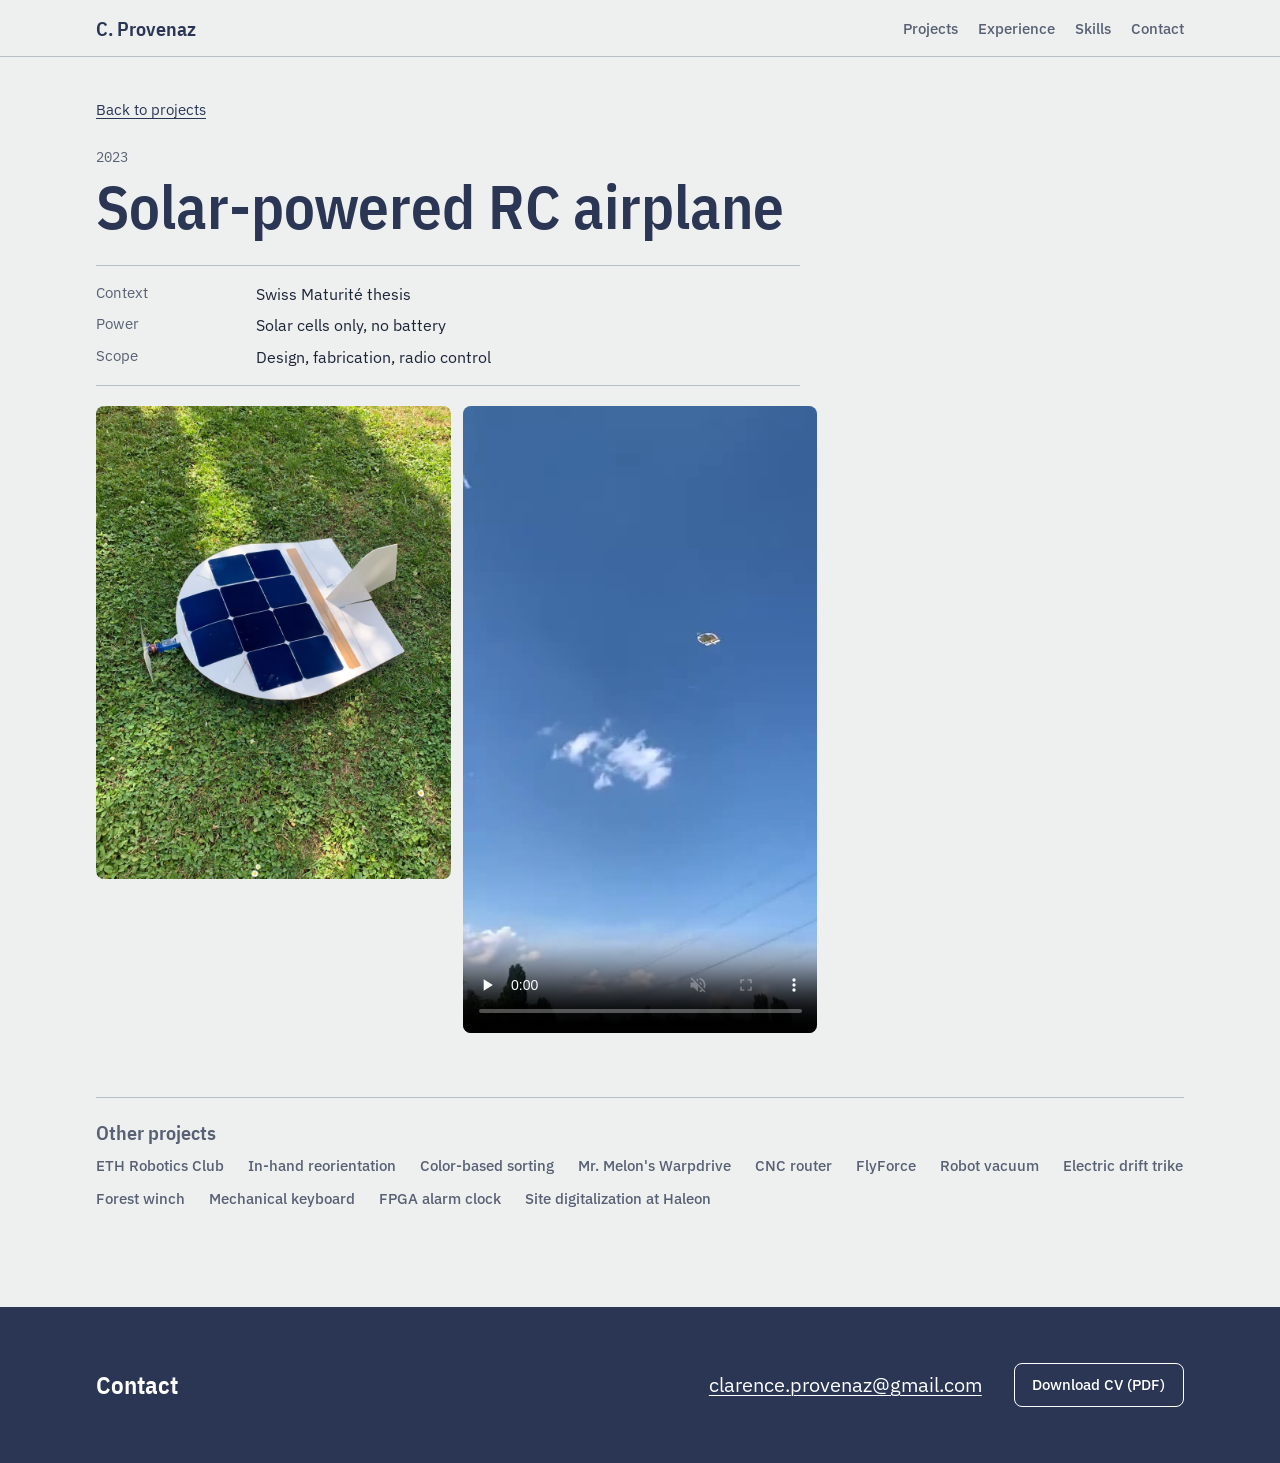
<file: solar-airplane.html>
<!doctype html>
<html lang="en">
<head>
  <meta charset="utf-8">
  <meta name="viewport" content="width=device-width, initial-scale=1">
  <title>Solar-powered RC airplane · Clarence Provenaz</title>
  <meta name="description" content="Solar-powered RC airplane: Radio-controlled plane powered by solar cells only, with no battery.">
  <link rel="preconnect" href="https://fonts.googleapis.com">
  <link rel="preconnect" href="https://fonts.gstatic.com" crossorigin>
  <link href="https://fonts.googleapis.com/css2?family=IBM+Plex+Mono:wght@400;500&family=IBM+Plex+Sans+Condensed:wght@500;600&family=IBM+Plex+Sans:wght@400;500;600&display=swap" rel="stylesheet">
  <link rel="stylesheet" href="styles.css?v=48">
</head>
<body>
  <a class="skip" href="#main">Skip to content</a>

  <header class="site-header">
    <div class="wrap header-row">
      <a class="wordmark" href="index.html">C. Provenaz</a>
      <nav aria-label="Sections">
        <ul>
          <li><a href="index.html#projects">Projects</a></li>
          <li><a href="index.html#experience">Experience</a></li>
          <li><a href="index.html#skills">Skills</a></li>
          <li><a href="index.html#contact">Contact</a></li>
        </ul>
      </nav>
    </div>
  </header>

  <main id="main" class="wrap detail">
    <a class="back" href="index.html#projects">Back to projects</a>

    <header class="detail-head">
      <p class="card-meta"><span class="num">2023</span></p>
      <h1>Solar-powered RC airplane</h1>
      
    </header>

    <dl class="specs detail-specs">
          <div><dt>Context</dt><dd>Swiss Maturité thesis</dd></div>
          <div><dt>Power</dt><dd>Solar cells only, no battery</dd></div>
          <div><dt>Scope</dt><dd>Design, fabrication, radio control</dd></div>
    </dl>


    <section aria-labelledby="media-h" class="detail-media">
      <h2 id="media-h" class="visually-hidden">Photos and videos</h2>
      <div class="media-grid">
        <a href="assets/projects/solar-plane.jpg"><img src="assets/projects/solar-plane.jpg" width="900" height="1200" alt="Solar airplane on grass: flying-wing body covered in solar cells, front propeller" loading="lazy"></a>
        <video src="assets/projects/solar-plane-flight.mp4" poster="assets/projects/solar-plane-flight-poster.jpg" width="480" height="848" controls muted playsinline preload="none" aria-label="Video: the solar airplane in flight"></video>
      </div>
    </section>

    <nav class="more" aria-label="Other projects">
      <h2>Other projects</h2>
      <ul><li><a href="brain-robot-interface.html">ETH Robotics Club</a></li><li><a href="in-hand-reorientation.html">In-hand reorientation</a></li><li><a href="color-based-sorting.html">Color-based sorting</a></li><li><a href="warpdrive.html">Mr. Melon's Warpdrive</a></li><li><a href="cnc-router.html">CNC router</a></li><li><a href="flyforce.html">FlyForce</a></li><li><a href="vacuum-robot.html">Robot vacuum</a></li><li><a href="drift-trike.html">Electric drift trike</a></li><li><a href="forest-winch.html">Forest winch</a></li><li><a href="mechanical-keyboard.html">Mechanical keyboard</a></li><li><a href="fpga-alarm-clock.html">FPGA alarm clock</a></li><li><a href="haleon-site-digitalization.html">Site digitalization at Haleon</a></li></ul>
    </nav>
  </main>

  <footer class="site-footer" id="contact">
    <div class="wrap footer-row">
      <h2>Contact</h2>
      <a class="mail" href="mailto:clarence.provenaz@gmail.com">clarence.provenaz@gmail.com</a>
      <a class="btn btn-ghost-inv" href="CV.pdf" download>Download CV (PDF)</a>
    </div>
  </footer>
</body>
</html>
</file>
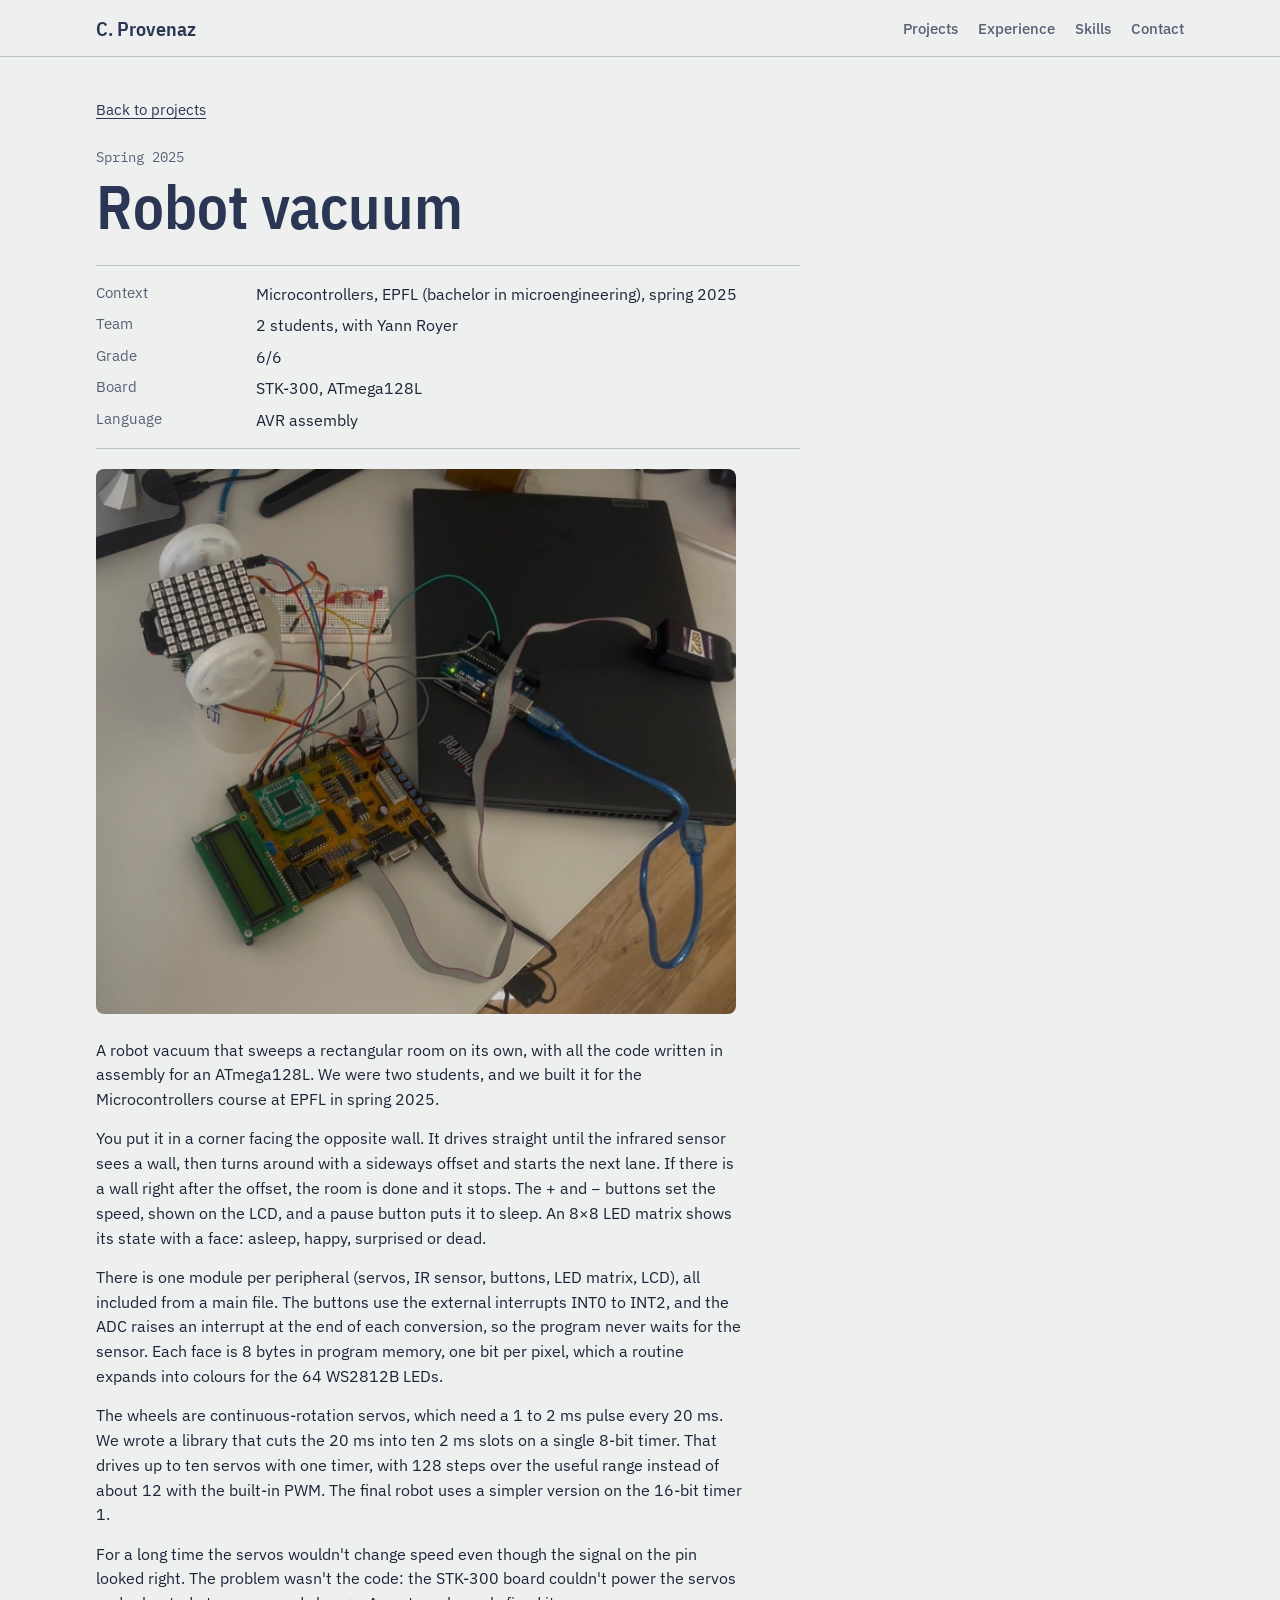
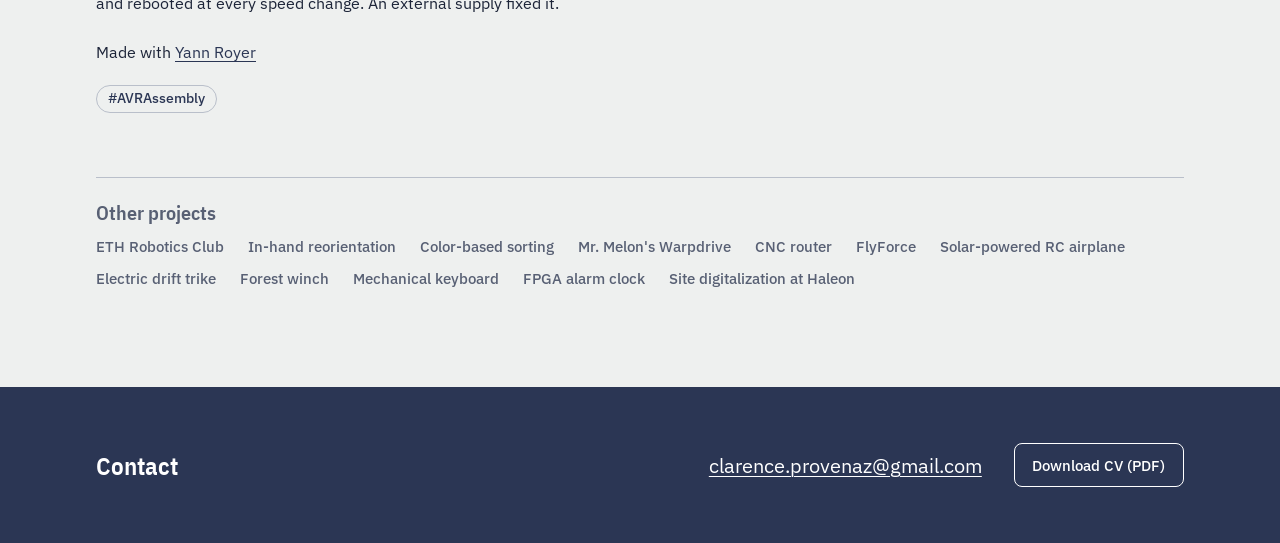
<file: vacuum-robot.html>
<!doctype html>
<html lang="en">
<head>
  <meta charset="utf-8">
  <meta name="viewport" content="width=device-width, initial-scale=1">
  <title>Robot vacuum · Clarence Provenaz</title>
  <meta name="description" content="Robot vacuum: drive and guidance of a robot that sweeps a rectangular room, written entirely in AVR assembly for an ATmega128L. EPFL Microcontrollers project.">
  <link rel="preconnect" href="https://fonts.googleapis.com">
  <link rel="preconnect" href="https://fonts.gstatic.com" crossorigin>
  <link href="https://fonts.googleapis.com/css2?family=IBM+Plex+Mono:wght@400;500&family=IBM+Plex+Sans+Condensed:wght@500;600&family=IBM+Plex+Sans:wght@400;500;600&display=swap" rel="stylesheet">
  <link rel="stylesheet" href="styles.css?v=48">
</head>
<body>
  <a class="skip" href="#main">Skip to content</a>

  <header class="site-header">
    <div class="wrap header-row">
      <a class="wordmark" href="index.html">C. Provenaz</a>
      <nav aria-label="Sections">
        <ul>
          <li><a href="index.html#projects">Projects</a></li>
          <li><a href="index.html#experience">Experience</a></li>
          <li><a href="index.html#skills">Skills</a></li>
          <li><a href="index.html#contact">Contact</a></li>
        </ul>
      </nav>
    </div>
  </header>

  <main id="main" class="wrap detail">
    <a class="back" href="index.html#projects">Back to projects</a>

    <header class="detail-head">
      <p class="card-meta"><span class="num">Spring 2025</span></p>
      <h1>Robot vacuum</h1>
      
    </header>

    <dl class="specs detail-specs">
          <div><dt>Context</dt><dd>Microcontrollers, EPFL (bachelor in microengineering), spring 2025</dd></div>
          <div><dt>Team</dt><dd>2 students, with Yann Royer</dd></div>
          <div><dt>Grade</dt><dd>6/6</dd></div>
          <div><dt>Board</dt><dd>STK-300, ATmega128L</dd></div>
          <div><dt>Language</dt><dd>AVR assembly</dd></div>
    </dl>

    <section aria-labelledby="media-h" class="detail-media">
      <h2 id="media-h" class="visually-hidden">Images</h2>
      <div class="media-grid">
        <a href="assets/projects/vacuum-prototype.jpg"><img src="assets/projects/vacuum-prototype.jpg" width="1417" height="1206" alt="The prototype: STK-300 board with the ATmega128L and the LCD, the two servo-driven wheels and the 8×8 LED matrix" loading="lazy" style="background:#fff"></a>
      </div>
    </section>

    <div class="detail-text">
      <p>A robot vacuum that sweeps a rectangular room on its own, with all the code written in assembly for an ATmega128L. We were two students, and we built it for the Microcontrollers course at EPFL in spring 2025.</p>
      <p>You put it in a corner facing the opposite wall. It drives straight until the infrared sensor sees a wall, then turns around with a sideways offset and starts the next lane. If there is a wall right after the offset, the room is done and it stops. The + and − buttons set the speed, shown on the LCD, and a pause button puts it to sleep. An 8×8 LED matrix shows its state with a face: asleep, happy, surprised or dead.</p>
      <p>There is one module per peripheral (servos, IR sensor, buttons, LED matrix, LCD), all included from a main file. The buttons use the external interrupts INT0 to INT2, and the ADC raises an interrupt at the end of each conversion, so the program never waits for the sensor. Each face is 8 bytes in program memory, one bit per pixel, which a routine expands into colours for the 64 WS2812B LEDs.</p>
      <p>The wheels are continuous-rotation servos, which need a 1 to 2 ms pulse every 20 ms. We wrote a library that cuts the 20 ms into ten 2 ms slots on a single 8-bit timer. That drives up to ten servos with one timer, with 128 steps over the useful range instead of about 12 with the built-in PWM. The final robot uses a simpler version on the 16-bit timer 1.</p>
      <p>For a long time the servos wouldn't change speed even though the signal on the pin looked right. The problem wasn't the code: the STK-300 board couldn't power the servos and rebooted at every speed change. An external supply fixed it.</p>
    </div>

    <p class="detail-links">Made with <a href="https://yann-royer.github.io/Portfolio/" rel="noopener">Yann Royer</a></p>


    <ul class="tags tags-static" aria-label="Skills used"><li><span class="tag-static">#AVRAssembly</span></li></ul>

    <nav class="more" aria-label="Other projects">
      <h2>Other projects</h2>
      <ul><li><a href="brain-robot-interface.html">ETH Robotics Club</a></li><li><a href="in-hand-reorientation.html">In-hand reorientation</a></li><li><a href="color-based-sorting.html">Color-based sorting</a></li><li><a href="warpdrive.html">Mr. Melon's Warpdrive</a></li><li><a href="cnc-router.html">CNC router</a></li><li><a href="flyforce.html">FlyForce</a></li><li><a href="solar-airplane.html">Solar-powered RC airplane</a></li><li><a href="drift-trike.html">Electric drift trike</a></li><li><a href="forest-winch.html">Forest winch</a></li><li><a href="mechanical-keyboard.html">Mechanical keyboard</a></li><li><a href="fpga-alarm-clock.html">FPGA alarm clock</a></li><li><a href="haleon-site-digitalization.html">Site digitalization at Haleon</a></li></ul>
    </nav>
  </main>

  <footer class="site-footer" id="contact">
    <div class="wrap footer-row">
      <h2>Contact</h2>
      <a class="mail" href="mailto:clarence.provenaz@gmail.com">clarence.provenaz@gmail.com</a>
      <a class="btn btn-ghost-inv" href="CV.pdf" download>Download CV (PDF)</a>
    </div>
  </footer>
</body>
</html>
</file>
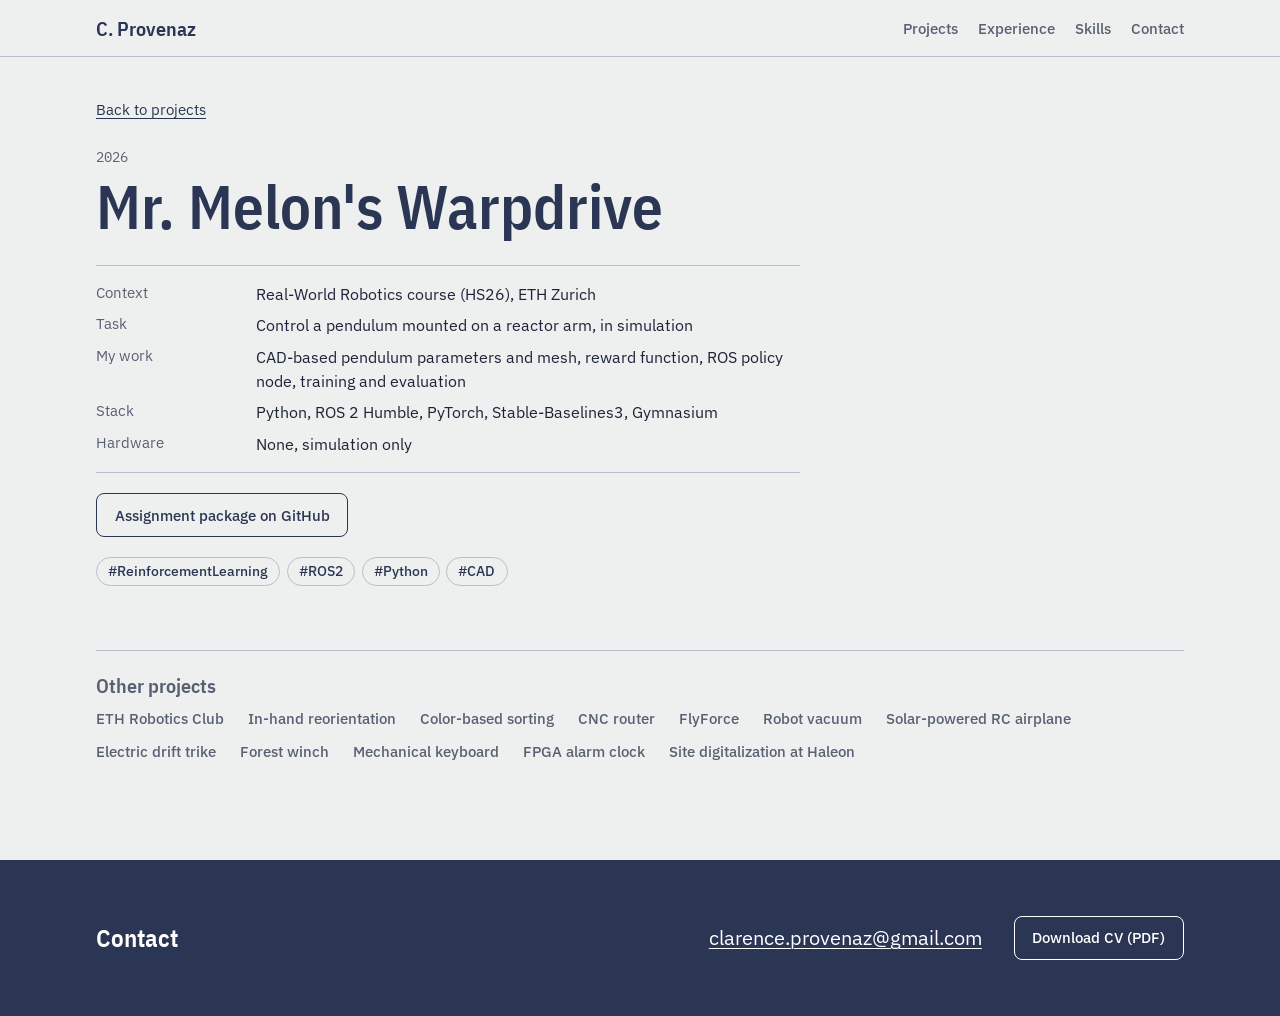
<file: warpdrive.html>
<!doctype html>
<html lang="en">
<head>
  <meta charset="utf-8">
  <meta name="viewport" content="width=device-width, initial-scale=1">
  <title>Mr. Melon's Warpdrive · Clarence Provenaz</title>
  <meta name="description" content="Mr. Melon's Warpdrive: learned control of a pendulum on a reactor arm, in ROS 2 simulation. Real-World Robotics course assignment, ETH Zurich.">
  <link rel="preconnect" href="https://fonts.googleapis.com">
  <link rel="preconnect" href="https://fonts.gstatic.com" crossorigin>
  <link href="https://fonts.googleapis.com/css2?family=IBM+Plex+Mono:wght@400;500&family=IBM+Plex+Sans+Condensed:wght@500;600&family=IBM+Plex+Sans:wght@400;500;600&display=swap" rel="stylesheet">
  <link rel="stylesheet" href="styles.css?v=48">
</head>
<body>
  <a class="skip" href="#main">Skip to content</a>

  <header class="site-header">
    <div class="wrap header-row">
      <a class="wordmark" href="index.html">C. Provenaz</a>
      <nav aria-label="Sections">
        <ul>
          <li><a href="index.html#projects">Projects</a></li>
          <li><a href="index.html#experience">Experience</a></li>
          <li><a href="index.html#skills">Skills</a></li>
          <li><a href="index.html#contact">Contact</a></li>
        </ul>
      </nav>
    </div>
  </header>

  <main id="main" class="wrap detail">
    <a class="back" href="index.html#projects">Back to projects</a>

    <header class="detail-head">
      <p class="card-meta"><span class="num">2026</span></p>
      <h1>Mr. Melon's Warpdrive</h1>
      
    </header>

    <dl class="specs detail-specs">
          <div><dt>Context</dt><dd>Real-World Robotics course (HS26), ETH Zurich</dd></div>
          <div><dt>Task</dt><dd>Control a pendulum mounted on a reactor arm, in simulation</dd></div>
          <div><dt>My work</dt><dd>CAD-based pendulum parameters and mesh, reward function, ROS policy node, training and evaluation</dd></div>
          <div><dt>Stack</dt><dd>Python, ROS 2 Humble, PyTorch, Stable-Baselines3, Gymnasium</dd></div>
          <div><dt>Hardware</dt><dd>None, simulation only</dd></div>
    </dl>

    <p class="detail-links"><a class="btn btn-ghost" href="https://github.com/firkowski/mr-melons-warpdrive" rel="noopener">Assignment package on GitHub</a></p>


    <ul class="tags tags-static" aria-label="Skills used"><li><span class="tag-static">#ReinforcementLearning</span></li><li><span class="tag-static">#ROS2</span></li><li><span class="tag-static">#Python</span></li><li><span class="tag-static">#CAD</span></li></ul>

    <nav class="more" aria-label="Other projects">
      <h2>Other projects</h2>
      <ul><li><a href="brain-robot-interface.html">ETH Robotics Club</a></li><li><a href="in-hand-reorientation.html">In-hand reorientation</a></li><li><a href="color-based-sorting.html">Color-based sorting</a></li><li><a href="cnc-router.html">CNC router</a></li><li><a href="flyforce.html">FlyForce</a></li><li><a href="vacuum-robot.html">Robot vacuum</a></li><li><a href="solar-airplane.html">Solar-powered RC airplane</a></li><li><a href="drift-trike.html">Electric drift trike</a></li><li><a href="forest-winch.html">Forest winch</a></li><li><a href="mechanical-keyboard.html">Mechanical keyboard</a></li><li><a href="fpga-alarm-clock.html">FPGA alarm clock</a></li><li><a href="haleon-site-digitalization.html">Site digitalization at Haleon</a></li></ul>
    </nav>
  </main>

  <footer class="site-footer" id="contact">
    <div class="wrap footer-row">
      <h2>Contact</h2>
      <a class="mail" href="mailto:clarence.provenaz@gmail.com">clarence.provenaz@gmail.com</a>
      <a class="btn btn-ghost-inv" href="CV.pdf" download>Download CV (PDF)</a>
    </div>
  </footer>
</body>
</html>
</file>
<file: styles.css>
/* Palette taken from Clarence's own CV (navy sidebar, red section rules),
   set on a cool drafting-film grey so the site and the PDF read as one set. */
:root {
  --ground: #EEF0EF;   /* drafting film */
  --paper: #FFFFFF;    /* title block, sheets */
  --ink: #1C2438;      /* body text */
  --navy: #2B3654;     /* CV sidebar navy: primary */
  --red: #C8403D;      /* CV section-rule red: accent, used sparingly */
  --muted: #586074;    /* secondary text, AA on paper and ground */
  --line: #B9BFCA;     /* drawing lines, borders */

  --sans: "IBM Plex Sans", system-ui, sans-serif;
  --cond: "IBM Plex Sans Condensed", "IBM Plex Sans", sans-serif;
  --mono: "IBM Plex Mono", ui-monospace, monospace;

  /* 1.25 scale */
  --r-lg: 14px;   /* title block */
  --r-sm: 8px;    /* buttons */
  --s-1: 0.8rem;
  --s0: 1rem;
  --s1: 1.25rem;
  --s2: 1.563rem;
  --s3: 1.953rem;
  --meta-col: 10.5rem;
  --s4: clamp(2.2rem, 6vw, 3.815rem);
}

*, *::before, *::after { box-sizing: border-box; }
html { scroll-behavior: smooth; scroll-padding-top: 4.5rem; }
@media (prefers-reduced-motion: reduce) { html { scroll-behavior: auto; } }

body {
  margin: 0;
  background: var(--ground);
  color: var(--ink);
  font: 400 var(--s0)/1.55 var(--sans);
  -webkit-font-smoothing: antialiased;
}
img, svg { display: block; max-width: 100%; }
h1, h2, h3 { margin: 0; font-family: var(--cond); font-weight: 600; line-height: 1.1; color: var(--navy); }
p, dl, dd, ul, ol, figure { margin: 0; padding: 0; }
a { color: var(--navy); text-decoration-thickness: 1px; text-underline-offset: 3px; }
a:hover { color: var(--red); }
:focus-visible { outline: 2px solid var(--red); outline-offset: 3px; border-radius: 4px; }

.num { font-family: var(--mono); font-size: 0.9em; font-variant-numeric: tabular-nums; }

.wrap { width: min(100% - 2rem, 68rem); margin-inline: auto; }

.skip { position: absolute; left: -999px; top: 0; background: var(--navy); color: #fff; padding: .5rem 1rem; z-index: 10; }
.skip:focus { left: 1rem; top: 1rem; }

/* Header */
.site-header {
  position: sticky; top: 0; z-index: 5;
  background: var(--ground);
  border-bottom: 1px solid var(--line);
}
.header-row { display: flex; align-items: center; justify-content: space-between; gap: 1rem; min-height: 3.5rem; flex-wrap: wrap; padding-block: .4rem; }
.wordmark { font-family: var(--cond); font-weight: 600; font-size: var(--s1); text-decoration: none; color: var(--navy); }
nav ul { display: flex; flex-wrap: wrap; gap: .25rem 1.25rem; list-style: none; }
nav a { text-decoration: none; color: var(--muted); font-weight: 500; font-size: .95rem; padding-block: .25rem; }
nav a:hover { color: var(--navy); box-shadow: inset 0 -2px 0 var(--red); }

/* Title block */
.intro { padding-block: clamp(2rem, 6vw, 4.5rem) clamp(2.5rem, 6vw, 4rem); }
.title-block {
  display: grid;
  grid-template-columns: minmax(0, 15rem) 1fr;
  grid-template-areas: "photo name" "fields fields";
  background: var(--paper);
  border: 2px solid var(--navy);
  border-radius: var(--r-lg);
  overflow: hidden;
}
.tb-photo { grid-area: photo; border-right: 1px solid var(--navy); background: #e9ebee; }
.tb-photo img { width: 100%; height: auto; }
.tb-name { grid-area: name; padding: clamp(1.25rem, 4vw, 2.5rem); display: flex; flex-direction: column; justify-content: flex-end; gap: 1rem; }
.tb-name h1 { font-size: var(--s4); letter-spacing: -0.01em; }
.role { font-size: var(--s1); color: var(--ink); max-width: 34ch; line-height: 1.35; }
.role span { color: var(--red); }

.affiliations { list-style: none; display: flex; flex-wrap: wrap; align-items: center; gap: .75rem 1.75rem; }
.affiliations img { height: 1.35rem; width: auto; }

.tb-fields {
  grid-area: fields;
  display: grid;
  grid-template-columns: repeat(4, minmax(0, 1fr));
  gap: 1px;
  background: var(--line);       /* the 1px gaps draw the cell rules */
  border-top: 1px solid var(--navy);
}
.tb-fields > div { padding: .7rem 1rem .85rem; background: var(--paper); }
.tb-fields .span-2 { grid-column: span 2; }
.tb-fields .span-3 { grid-column: span 3; }
.tb-fields .span-4 { grid-column: 1 / -1; }
.edu-rows { list-style: none; margin-top: .15rem; }
.edu-rows li { display: flex; justify-content: space-between; gap: .25rem 1.5rem; flex-wrap: wrap; padding-block: .35rem; border-top: 1px solid var(--line); }
.edu-rows li:first-child { border-top: 0; padding-top: 0; }
.edu-rows li:last-child { padding-bottom: 0; }
.edu-what strong { color: var(--navy); font-family: var(--cond); font-weight: 600; font-size: 1.05rem; margin-right: .35rem; }
.edu-when { color: var(--muted); white-space: nowrap; }
.tb-fields dt { font-size: var(--s-1); color: var(--muted); margin-bottom: .2rem; }
.tb-fields dd { font-size: .95rem; line-height: 1.4; font-weight: 500; overflow-wrap: anywhere; }

/* Buttons */
.actions { display: flex; flex-wrap: wrap; gap: .6rem; margin-top: .25rem; }
.btn {
  display: inline-flex; align-items: center; min-height: 2.75rem; padding: 0 1.1rem;
  font: 500 .95rem/1 var(--sans); text-decoration: none; border: 1.5px solid var(--navy);
  border-radius: var(--r-sm); transition: background-color .15s, color .15s;
}
.btn-primary { background: var(--navy); color: #fff; }
.btn-primary:hover { background: var(--ink); color: #fff; }
.btn-ghost { color: var(--navy); background: transparent; }
.btn-ghost:hover { background: var(--navy); color: #fff; }
.btn:active { transform: translateY(1px); }

/* Sections */
.block { padding-block: clamp(2.5rem, 6vw, 4rem); border-top: 1px solid var(--line); }
.block > h2, .projects-head h2 { font-size: var(--s3); margin-bottom: clamp(1.25rem, 3vw, 2rem); }
.block > h2::after, .projects-head h2::after { content: ""; display: block; width: 3rem; height: 3px; border-radius: 2px; background: var(--red); margin-top: .6rem; }

/* Projects: clickable cards */
.cards { list-style: none; display: grid; grid-template-columns: repeat(auto-fill, minmax(17rem, 1fr)); gap: 1.25rem; }
.card {
  position: relative; display: flex; flex-direction: column;
  background: var(--paper); border: 1px solid var(--line); border-radius: var(--r-lg); overflow: hidden;
  transition: border-color .15s;
}
.card:hover { border-color: var(--navy); }
.card:has(.card-link:focus-visible) { outline: 2px solid var(--red); outline-offset: 3px; }
.card-img { width: 100%; height: auto; aspect-ratio: 4 / 3; object-fit: cover; background: #dfe2e6; border-bottom: 1px solid var(--line); }
.card-plate { display: flex; flex-direction: column; justify-content: flex-end; gap: .2rem; padding: 1rem 1.1rem; background: var(--navy); color: #fff; font: 500 .9rem/1.3 var(--mono); border-bottom: 0; }
.card-body { padding: 1rem 1.1rem 1.15rem; display: flex; flex-direction: column; gap: .5rem; flex: 1; }
.card-meta { display: flex; flex-wrap: wrap; gap: .25rem .75rem; align-items: baseline; color: var(--muted); }
.status { font-size: var(--s-1); font-weight: 600; color: var(--red); }
.card h3 { font-size: var(--s1); }
.card-link { color: var(--navy); text-decoration: none; }
.card-link::after { content: ""; position: absolute; inset: 0; }   /* whole card is the link */
.card:hover .card-link { text-decoration: underline; text-underline-offset: 4px; text-decoration-thickness: 2px; text-decoration-color: var(--red); }
.card-link:focus-visible { outline: 0; }
.card-sum { font-size: .95rem; color: var(--ink); }
.card .tags { position: relative; z-index: 1; margin: auto 0 0; padding-top: .35rem; }

/* Project pages */
.detail { padding-block: clamp(1.5rem, 4vw, 2.5rem) clamp(2.5rem, 6vw, 4rem); }
.back { display: inline-block; margin-bottom: 1.5rem; font-size: .95rem; }
.detail-head h1 { font-size: var(--s4); margin: .35rem 0 .25rem; }
.detail-head .status { margin: 0; }
.detail-specs { max-width: 44rem; margin-block: 1.5rem 1.25rem; padding-block: 1rem; border-block: 1px solid var(--line); }
.tags-static { margin: 0 0 2rem; }
.tag-static { display: inline-block; font: 500 .85rem/1 var(--sans); color: var(--navy); border: 1px solid var(--line); border-radius: 999px; padding: .4rem .7rem; }
.media-grid { display: grid; grid-template-columns: repeat(auto-fill, minmax(min(100%, 22rem), 1fr)); gap: .75rem; align-items: start; }
.media-grid a, .media-grid video { display: block; border-radius: var(--r-sm); overflow: hidden; background: #dfe2e6; }
.media-grid img, .media-grid video { width: 100%; height: auto; }
.media-grid a:hover img { opacity: .92; }
.more { margin-top: clamp(2.5rem, 6vw, 4rem); padding-top: 1.5rem; border-top: 1px solid var(--line); }
.more h2 { font-size: var(--s1); color: var(--muted); margin-bottom: .6rem; }
.more ul { list-style: none; display: flex; flex-wrap: wrap; gap: .5rem 1.5rem; }

.specs { display: grid; gap: .45rem; }
.specs > div { display: grid; grid-template-columns: 9rem minmax(0, 1fr); gap: 1rem; }
.specs dt { color: var(--muted); font-size: .92rem; }
.specs dd { font-size: .98rem; }


.other-builds { padding-top: 1.75rem; display: grid; grid-template-columns: var(--meta-col) minmax(0, 1fr); gap: 1rem 2rem; }
.other-builds h3 { font-size: var(--s1); color: var(--muted); grid-column: 1; }
.build-list { list-style: none; display: flex; flex-wrap: wrap; gap: .5rem; }
.build-list li { padding: .3rem .7rem; border: 1px solid var(--line); background: var(--paper); font-size: .92rem; border-radius: 999px; }

/* Origin chips beside the Projects header */
.projects-head { display: flex; flex-wrap: wrap; align-items: flex-end; justify-content: space-between; gap: .25rem 1.5rem; }
.projects-head h2 { margin-bottom: clamp(1.25rem, 3vw, 2rem); }
.origins { list-style: none; display: flex; flex-wrap: wrap; gap: .5rem; margin-bottom: clamp(1.25rem, 3vw, 2rem); }
.origin {
  display: inline-flex; align-items: center; gap: .45rem; min-height: 2.25rem; padding: 0 .85rem;
  font: 500 .9rem/1 var(--sans); color: var(--navy); background: var(--paper);
  border: 1px solid var(--line); border-radius: 999px; cursor: pointer;
  transition: background-color .15s, color .15s, border-color .15s;
}
.origin img { height: 1.05rem; width: auto; display: block; }
.origin:hover { border-color: var(--navy); }
.origin[aria-pressed="true"] { border-color: var(--navy); box-shadow: inset 0 0 0 1px var(--navy); }

/* Skill tags: click to show only projects using that skill */
.tags { list-style: none; display: flex; flex-wrap: wrap; gap: .4rem; margin: -.25rem 0 1rem; }
.tag {
  font: 500 .85rem/1 var(--sans); color: var(--navy); background: transparent;
  border: 1px solid var(--line); border-radius: 999px; padding: .4rem .7rem; cursor: pointer;
  transition: background-color .15s, color .15s, border-color .15s;
}
.tag:hover { border-color: var(--navy); }
.tag[aria-pressed="true"] { background: var(--navy); border-color: var(--navy); color: #fff; }
.skills .tags { margin: .5rem 0 0; }
.filter-status { display: flex; flex-wrap: wrap; align-items: center; gap: .5rem 1rem; margin-bottom: 1.25rem; color: var(--muted); }
.filter-status[hidden] { display: none; }
.filter-status strong { color: var(--navy); }
.filter-clear { font: 500 .9rem var(--sans); color: var(--navy); background: none; border: 0; padding: .25rem 0; text-decoration: underline; text-underline-offset: 3px; cursor: pointer; }
.filter-clear:hover { color: var(--red); }
.card[hidden], .other-builds[hidden] { display: none; }

/* Other builds photo */
.build-photo a { display: block; border-radius: var(--r-sm); overflow: hidden; background: #dfe2e6; }
.build-photo a:hover img { opacity: .9; }
.build-photo { margin-top: 1rem; width: 9rem; }
.build-photo img { width: 100%; height: auto; }
.build-photo figcaption { font-size: var(--s-1); color: var(--muted); margin-top: .35rem; }

/* Education / experience rows */
.rows { list-style: none; }
.rows > li {
  display: grid; grid-template-columns: var(--meta-col) minmax(0, 1fr); gap: .25rem 2rem;
  padding-block: 1.1rem; border-bottom: 1px solid var(--line);
}
.rows > li:first-child { padding-top: 0; }
.rows > li:last-child { border-bottom: 0; }
.when { color: var(--muted); padding-top: .2rem; }
.rows h3 { font-size: var(--s1); }
.where { color: var(--muted); margin-top: .15rem; }
.facts { margin-top: .5rem; padding-left: 1.1rem; max-width: 65ch; }
.facts li + li { margin-top: .2rem; }
.facts li::marker { color: var(--red); }

/* Smaller entries: side jobs and volunteering */
.rows-minor { margin-top: .5rem; border-top: 1px solid var(--line); }
.rows-minor > li:first-child { padding-top: .9rem; }
.rows-minor > li { padding-block: .5rem; border-bottom: 0; }
.rows-minor .when { font-size: .85rem; }
.rows-minor h3 { font-size: 1rem; }
.rows-minor .where { font-size: .9rem; margin-top: 0; }

/* Skills */
.skills { display: grid; grid-template-columns: repeat(2, minmax(0, 1fr)); gap: 0 2.5rem; }
.skills > div { display: grid; grid-template-columns: 8rem minmax(0, 1fr); gap: 1rem; padding-block: .75rem; border-bottom: 1px solid var(--line); }
.skills dt { font-family: var(--cond); font-weight: 600; color: var(--navy); }

/* Footer */
.site-footer { background: var(--navy); color: #fff; padding-block: clamp(2.5rem, 6vw, 3.5rem); margin-top: 2rem; }
.footer-row { display: flex; flex-wrap: wrap; align-items: center; gap: 1rem 2rem; }
.site-footer h2 { color: #fff; font-size: var(--s2); margin-right: auto; }
.mail { color: #fff; font-size: var(--s1); overflow-wrap: anywhere; }
.mail:hover { color: #ffd2cf; }
.btn-ghost-inv { color: #fff; border-color: #fff; }
.btn-ghost-inv:hover { background: #fff; color: var(--navy); }
.site-footer :focus-visible { outline-color: #fff; }

/* Responsive */
@media (max-width: 56rem) {
  .tb-fields { grid-template-columns: repeat(2, minmax(0, 1fr)); }
  .tb-fields .span-3, .tb-fields > div:last-child { grid-column: span 2; }
  .skills { grid-template-columns: 1fr; }
}
@media (max-width: 40rem) {
  .title-block { grid-template-columns: 1fr; grid-template-areas: "name" "photo" "fields"; }
  .tb-photo { border-right: 0; border-top: 1px solid var(--navy); display: flex; justify-content: center; }
  .tb-photo img { width: min(100%, 18rem); }
  .tb-fields { grid-template-columns: 1fr; }
  .tb-fields .span-2, .tb-fields .span-3, .tb-fields .span-4 { grid-column: auto; }
  .other-builds, .rows > li { grid-template-columns: 1fr; gap: .5rem; }
  .specs > div { grid-template-columns: 1fr; gap: 0; }
  .detail-head h1 { font-size: var(--s3); }
  .skills > div { grid-template-columns: 1fr; gap: .15rem; }
  nav ul { gap: .25rem 1rem; }
}

.visually-hidden { position: absolute; width: 1px; height: 1px; overflow: hidden; clip: rect(0 0 0 0); white-space: nowrap; }
.tb-fields > div:has(> .visually-hidden) { display: flex; align-items: center; }
.media-grid:has(> :only-child) { grid-template-columns: minmax(0, 40rem); }

.detail-links { margin: 0 0 1.5rem; }
.detail-text { max-width: 65ch; margin-bottom: 1.5rem; }
.detail-text p + p { margin-top: .9rem; }
.detail-media { margin-bottom: 1.5rem; }
</file>
